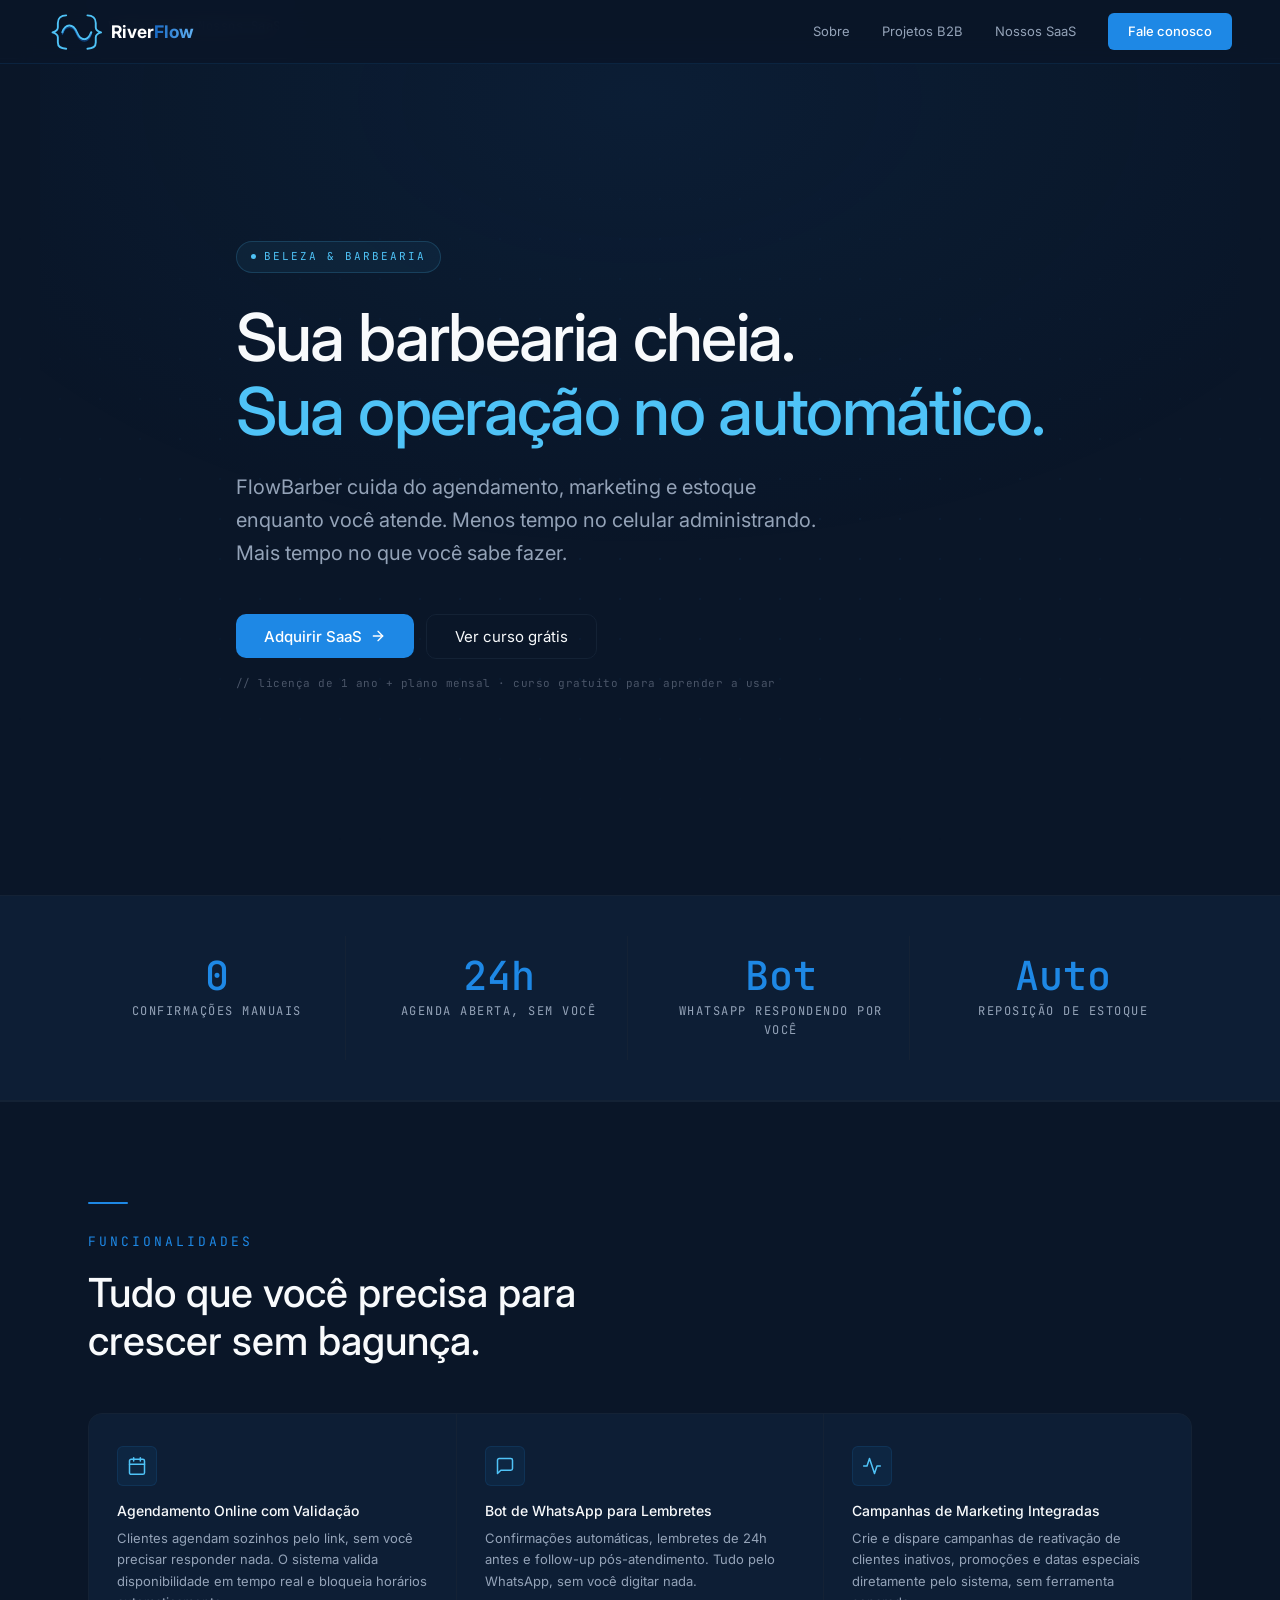
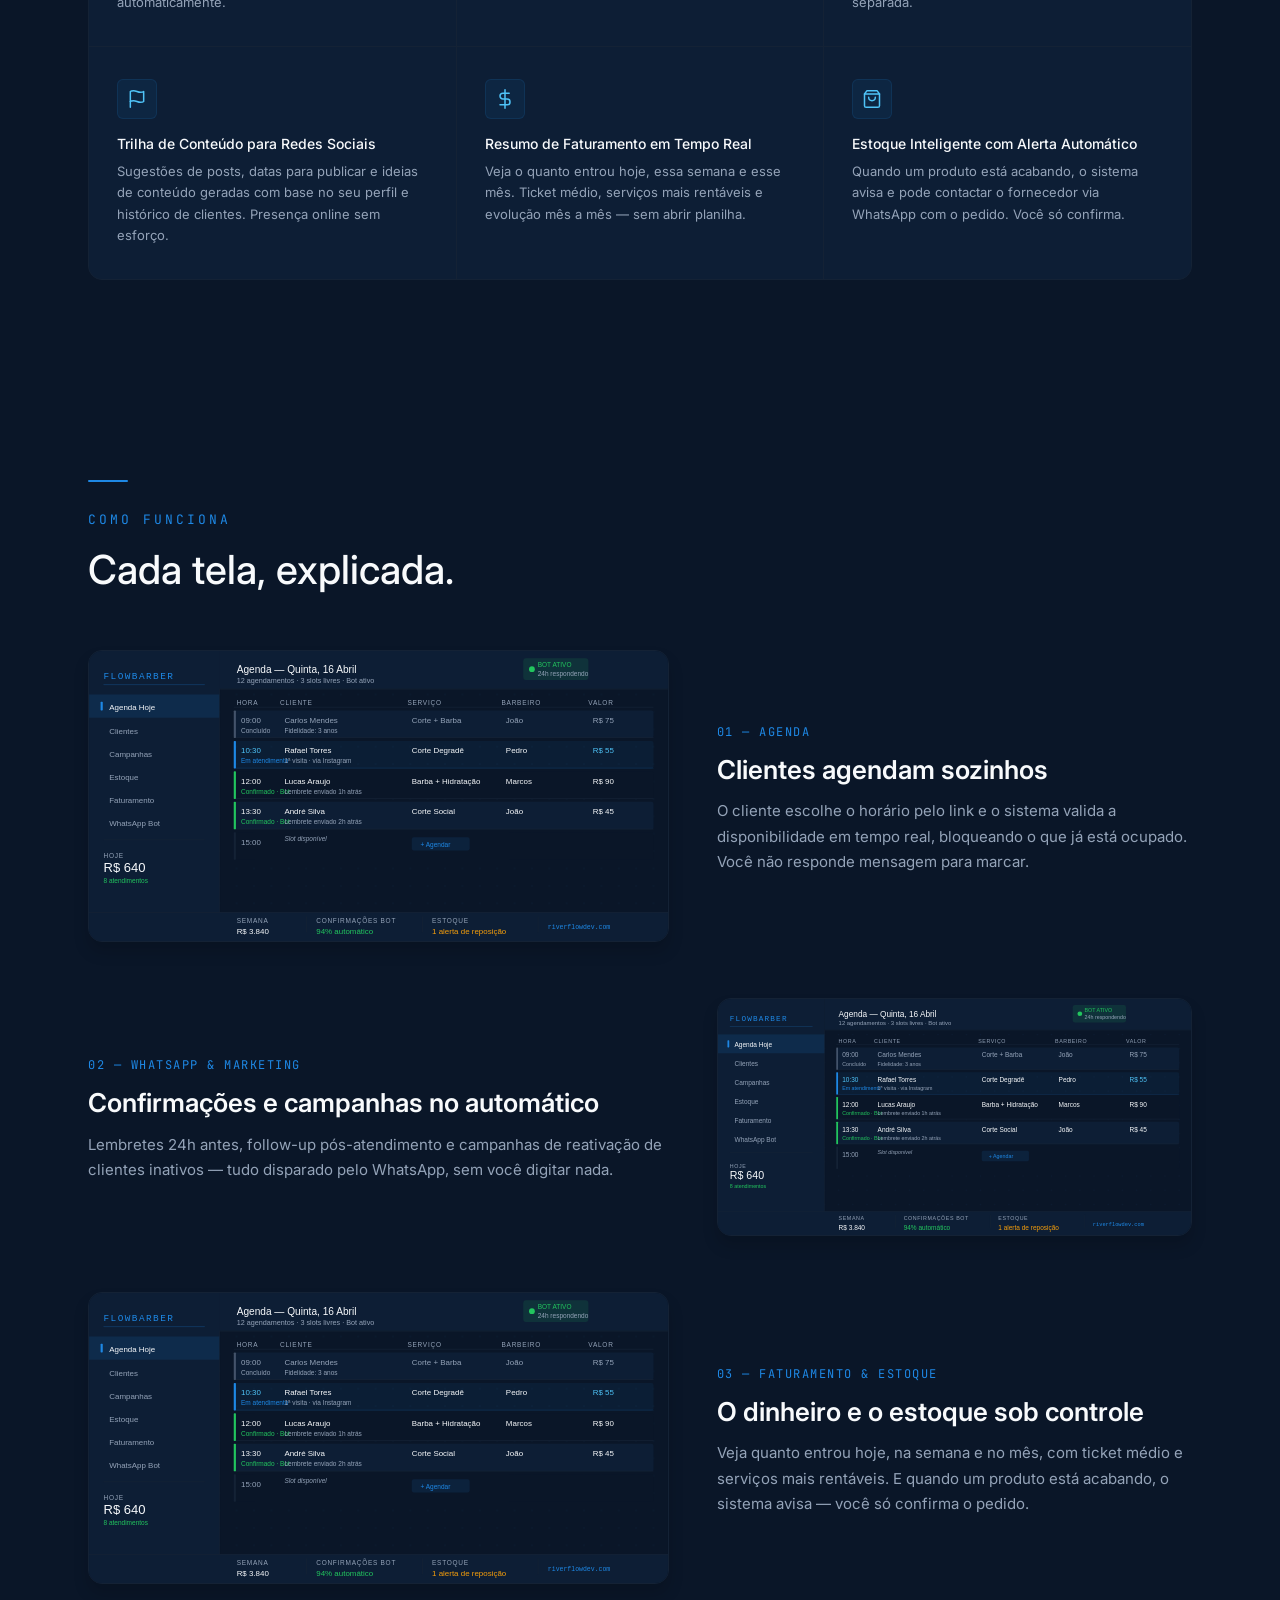
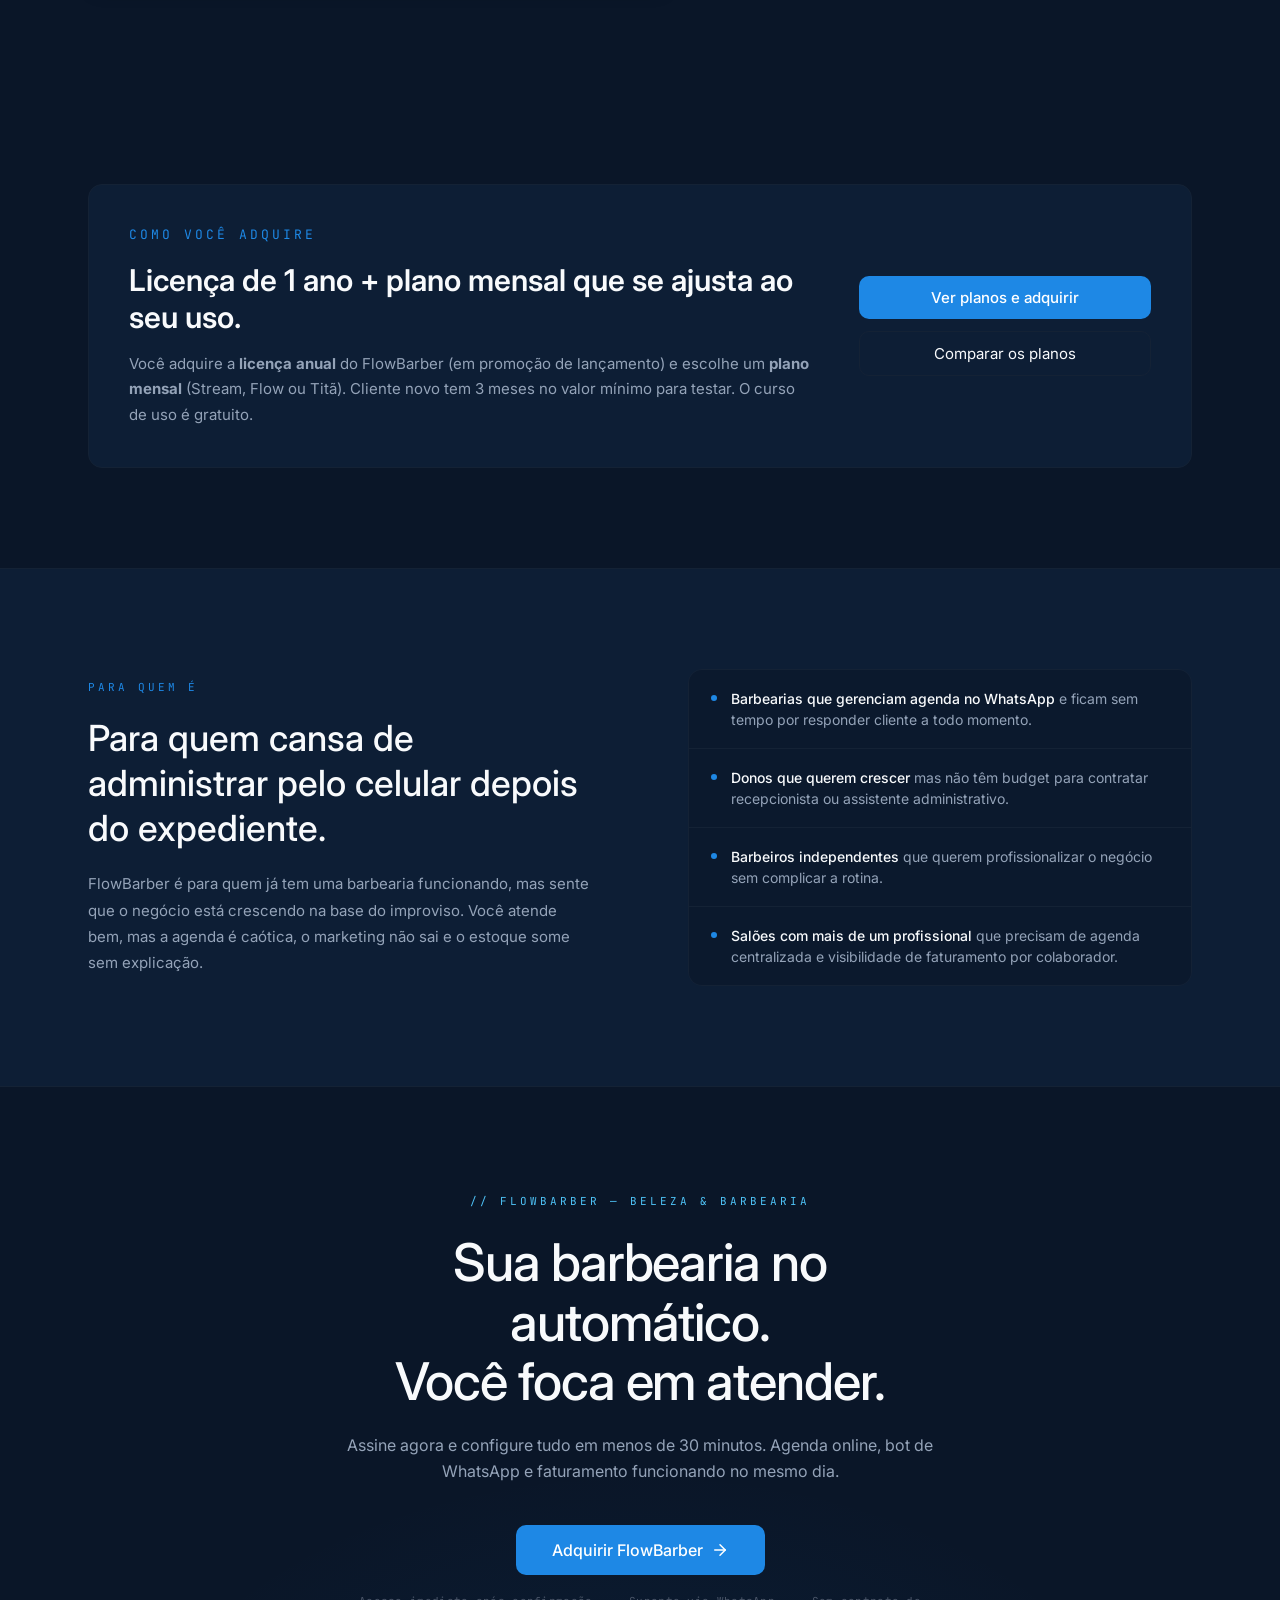
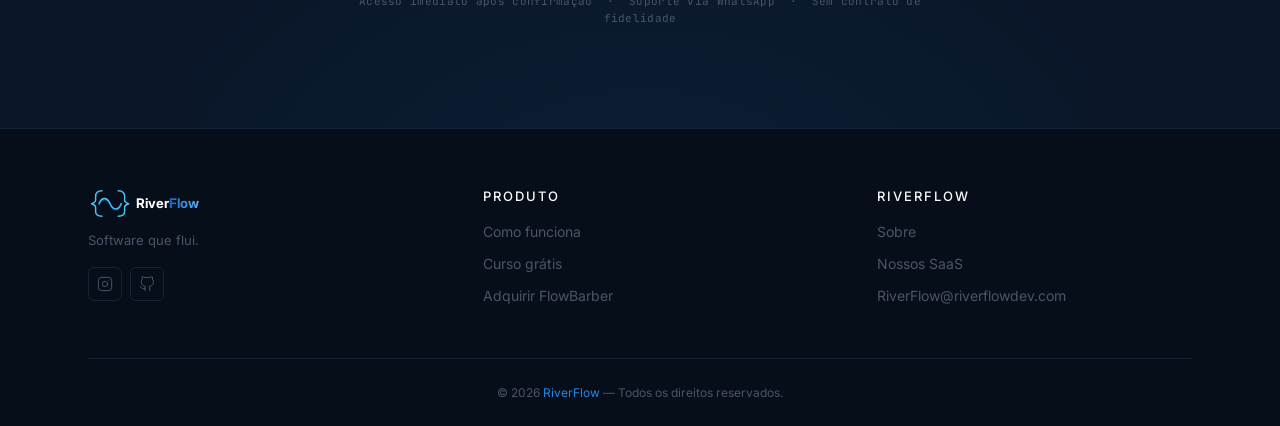
<file: saas/flowbarber.html>
<!DOCTYPE html>
<html lang="pt-BR">
<head>
  <meta charset="UTF-8">
  <meta name="viewport" content="width=device-width, initial-scale=1.0">
  <meta name="description" content="FlowBarber é o sistema completo para barbearias. Agendamento automático, bot de WhatsApp, marketing integrado e controle de estoque — tudo sem contratar mais ninguém.">
  <meta name="author" content="RiverFlow">
  <meta name="robots" content="index, follow">
  <link rel="canonical" href="https://riverflowdev.com/saas/flowbarber">

  <!-- Open Graph -->
  <meta property="og:title" content="FlowBarber — Sua barbearia cheia. Sua operação no automático.">
  <meta property="og:description" content="Agendamento automático, bot de WhatsApp, controle de estoque e marketing integrado. Tudo funcionando enquanto você atende — sem contratar mais ninguém.">
  <meta property="og:image" content="https://riverflowdev.com/assets/saas/flowbarber-og.png">
  <meta property="og:url" content="https://riverflowdev.com/saas/flowbarber">
  <meta property="og:type" content="website">
  <meta name="twitter:card" content="summary_large_image">
  <meta name="twitter:title" content="FlowBarber — Sua barbearia cheia. Sua operação no automático.">
  <meta name="twitter:description" content="Agendamento, bot de WhatsApp e estoque inteligente para barbearias que querem crescer sem contratar mais ninguém.">

  <!-- Fonts -->
  <link rel="preconnect" href="https://fonts.googleapis.com">
  <link rel="preconnect" href="https://fonts.gstatic.com" crossorigin>
  <link href="https://fonts.googleapis.com/css2?family=Inter:wght@300;400;500;600&family=JetBrains+Mono:wght@400;500&display=swap" rel="stylesheet">

  <!-- Shared CSS -->
  <link rel="stylesheet" href="../css/variables.css">
  <link rel="stylesheet" href="../css/reset.css">
  <link rel="stylesheet" href="../css/layout.css">
  <link rel="stylesheet" href="../css/navbar.css">
  <link rel="stylesheet" href="../css/footer.css">
  <link rel="stylesheet" href="../css/animations.css">
  <link rel="stylesheet" href="saas-page.css">

  <title>FlowBarber — Sua barbearia cheia. Sua operação no automático. | RiverFlow</title>
</head>
<body>

  <!-- Navigation -->
  <header>
    <nav class="navbar">
      <a href="../index.html" class="navbar__logo" aria-label="RiverFlow — Voltar ao início">
        <svg width="188" height="38" viewBox="0 0 248 50" fill="none" xmlns="http://www.w3.org/2000/svg">
          <defs>
            <linearGradient id="nb-fg" x1="138" y1="0" x2="195" y2="0" gradientUnits="userSpaceOnUse">
              <stop offset="0%" stop-color="#1565C0"/>
              <stop offset="100%" stop-color="#64B5F6"/>
            </linearGradient>
          </defs>
          <path d="M24 3 C17 3 13 7 13 13 L13 19 C13 23 9 24.5 6 25.5 C9 26.5 13 28 13 32 L13 39 C13 44.5 17 47 24 47" stroke="#4FC3F7" stroke-width="2.5" stroke-linecap="round" stroke-linejoin="round"/>
          <path d="M52 3 C59 3 63 7 63 13 L63 19 C63 23 67 24.5 70 25.5 C67 26.5 63 28 63 32 L63 39 C63 44.5 59 47 52 47" stroke="#4FC3F7" stroke-width="2.5" stroke-linecap="round" stroke-linejoin="round"/>
          <path d="M19 25.5 C23 13.5 33 13.5 38 25.5 C43 37.5 53 37.5 57 25.5" stroke="#4FC3F7" stroke-width="2.8" stroke-linecap="round"/>
          <path d="M19 28 C23 16 33 16 38 28 C43 40 53 40 57 28" stroke="#1565C0" stroke-width="1.7" stroke-linecap="round" opacity="0.55"/>
          <text x="83" y="33" font-family="Inter,-apple-system,BlinkMacSystemFont,'Segoe UI',Roboto,sans-serif" font-weight="700" font-size="23">
            <tspan fill="#FFFFFF">River</tspan><tspan fill="url(#nb-fg)">Flow</tspan>
          </text>
        </svg>
      </a>

      <div class="navbar__links">
        <a href="../index.html#sobre" class="navbar__link">Sobre</a>
        <a href="../index.html#portfolio" class="navbar__link">Projetos B2B</a>
        <a href="../index.html#saas" class="navbar__link">Nossos SaaS</a>
        <a href="../index.html#contato" class="navbar__cta">Fale conosco</a>
      </div>

      <button class="hamburger" data-hamburger aria-label="Abrir menu" aria-expanded="false">
        <span></span>
        <span></span>
        <span></span>
      </button>
    </nav>
  </header>

  <main>

    <!-- Breadcrumb -->
    <div class="product-breadcrumb">
      <div class="container">
        <a href="../index.html#saas">
          <svg width="14" height="14" viewBox="0 0 24 24" fill="none" stroke="currentColor" stroke-width="2" stroke-linecap="round" stroke-linejoin="round"><polyline points="15 18 9 12 15 6"/></svg>
          Voltar para Nossos SaaS
        </a>
      </div>
    </div>

    <!-- Hero -->
    <section class="product-hero">
      <div class="container">
        <div class="product-hero__inner">

          <div class="product-badge reveal">
            <span class="product-badge__dot"></span>
            Beleza &amp; Barbearia
          </div>

          <h1 class="product-hero__headline reveal reveal-delay-1">
            Sua barbearia cheia.<br>
            <span>Sua operação no automático.</span>
          </h1>

          <p class="product-hero__tagline reveal reveal-delay-2">
            FlowBarber cuida do agendamento, marketing e estoque enquanto você atende.
            Menos tempo no celular administrando. Mais tempo no que você sabe fazer.
          </p>

          <div class="product-hero__actions reveal reveal-delay-3">
            <a href="/saas/checkout?produto=flowbarber" class="btn-primary-lg" aria-label="Adquirir FlowBarber">
              Adquirir SaaS
              <svg width="16" height="16" viewBox="0 0 24 24" fill="none" stroke="currentColor" stroke-width="2" stroke-linecap="round" stroke-linejoin="round"><line x1="5" y1="12" x2="19" y2="12"/><polyline points="12 5 19 12 12 19"/></svg>
            </a>
            <a href="/cursos" class="btn-secondary-lg">
              Ver curso grátis
            </a>
          </div>

          <p class="product-hero__note reveal reveal-delay-4">// licença de 1 ano + plano mensal · curso gratuito para aprender a usar</p>

        </div>
      </div>
    </section>

    <!-- Stats Bar -->
    <div class="stats-bar">
      <div class="container">
        <div class="stats-inner">
          <div class="stat-item reveal">
            <div class="stat-item__value"><span>0</span></div>
            <div class="stat-item__label">Confirmações manuais</div>
          </div>
          <div class="stat-item reveal reveal-delay-1">
            <div class="stat-item__value"><span>24h</span></div>
            <div class="stat-item__label">Agenda aberta, sem você</div>
          </div>
          <div class="stat-item reveal reveal-delay-2">
            <div class="stat-item__value"><span>Bot</span></div>
            <div class="stat-item__label">WhatsApp respondendo por você</div>
          </div>
          <div class="stat-item reveal reveal-delay-3">
            <div class="stat-item__value"><span>Auto</span></div>
            <div class="stat-item__label">Reposição de estoque</div>
          </div>
        </div>
      </div>
    </div>

    <!-- Features -->
    <section class="section features-section">
      <div class="container">

        <div class="features-header reveal">
          <span class="section-line"></span>
          <div class="section-label">Funcionalidades</div>
          <h2 class="section-title">Tudo que você precisa para<br>crescer sem bagunça.</h2>
        </div>

        <div class="features-grid">

          <div class="feature-item reveal">
            <div class="feature-icon">
              <svg width="20" height="20" viewBox="0 0 24 24" fill="none" stroke="currentColor" stroke-width="1.8" stroke-linecap="round" stroke-linejoin="round">
                <rect x="3" y="4" width="18" height="18" rx="2" ry="2"/>
                <line x1="16" y1="2" x2="16" y2="6"/><line x1="8" y1="2" x2="8" y2="6"/>
                <line x1="3" y1="10" x2="21" y2="10"/>
              </svg>
            </div>
            <div class="feature-item__title">Agendamento Online com Validação</div>
            <div class="feature-item__desc">Clientes agendam sozinhos pelo link, sem você precisar responder nada. O sistema valida disponibilidade em tempo real e bloqueia horários automaticamente.</div>
          </div>

          <div class="feature-item reveal reveal-delay-1">
            <div class="feature-icon">
              <svg width="20" height="20" viewBox="0 0 24 24" fill="none" stroke="currentColor" stroke-width="1.8" stroke-linecap="round" stroke-linejoin="round">
                <path d="M21 15a2 2 0 0 1-2 2H7l-4 4V5a2 2 0 0 1 2-2h14a2 2 0 0 1 2 2z"/>
              </svg>
            </div>
            <div class="feature-item__title">Bot de WhatsApp para Lembretes</div>
            <div class="feature-item__desc">Confirmações automáticas, lembretes de 24h antes e follow-up pós-atendimento. Tudo pelo WhatsApp, sem você digitar nada.</div>
          </div>

          <div class="feature-item reveal reveal-delay-2">
            <div class="feature-icon">
              <svg width="20" height="20" viewBox="0 0 24 24" fill="none" stroke="currentColor" stroke-width="1.8" stroke-linecap="round" stroke-linejoin="round">
                <path d="M22 12h-4l-3 9L9 3l-3 9H2"/>
              </svg>
            </div>
            <div class="feature-item__title">Campanhas de Marketing Integradas</div>
            <div class="feature-item__desc">Crie e dispare campanhas de reativação de clientes inativos, promoções e datas especiais diretamente pelo sistema, sem ferramenta separada.</div>
          </div>

          <div class="feature-item reveal">
            <div class="feature-icon">
              <svg width="20" height="20" viewBox="0 0 24 24" fill="none" stroke="currentColor" stroke-width="1.8" stroke-linecap="round" stroke-linejoin="round">
                <path d="M4 15s1-1 4-1 5 2 8 2 4-1 4-1V3s-1 1-4 1-5-2-8-2-4 1-4 1z"/>
                <line x1="4" y1="22" x2="4" y2="15"/>
              </svg>
            </div>
            <div class="feature-item__title">Trilha de Conteúdo para Redes Sociais</div>
            <div class="feature-item__desc">Sugestões de posts, datas para publicar e ideias de conteúdo geradas com base no seu perfil e histórico de clientes. Presença online sem esforço.</div>
          </div>

          <div class="feature-item reveal reveal-delay-1">
            <div class="feature-icon">
              <svg width="20" height="20" viewBox="0 0 24 24" fill="none" stroke="currentColor" stroke-width="1.8" stroke-linecap="round" stroke-linejoin="round">
                <line x1="12" y1="1" x2="12" y2="23"/>
                <path d="M17 5H9.5a3.5 3.5 0 0 0 0 7h5a3.5 3.5 0 0 1 0 7H6"/>
              </svg>
            </div>
            <div class="feature-item__title">Resumo de Faturamento em Tempo Real</div>
            <div class="feature-item__desc">Veja o quanto entrou hoje, essa semana e esse mês. Ticket médio, serviços mais rentáveis e evolução mês a mês — sem abrir planilha.</div>
          </div>

          <div class="feature-item reveal reveal-delay-2">
            <div class="feature-icon">
              <svg width="20" height="20" viewBox="0 0 24 24" fill="none" stroke="currentColor" stroke-width="1.8" stroke-linecap="round" stroke-linejoin="round">
                <path d="M6 2L3 6v14a2 2 0 0 0 2 2h14a2 2 0 0 0 2-2V6l-3-4z"/>
                <line x1="3" y1="6" x2="21" y2="6"/>
                <path d="M16 10a4 4 0 0 1-8 0"/>
              </svg>
            </div>
            <div class="feature-item__title">Estoque Inteligente com Alerta Automático</div>
            <div class="feature-item__desc">Quando um produto está acabando, o sistema avisa e pode contactar o fornecedor via WhatsApp com o pedido. Você só confirma.</div>
          </div>

        </div>
      </div>
    </section>

    <!-- Como funciona (telas do sistema) -->
    <section class="section screens-section" id="como-funciona">
      <div class="container">
        <div class="features-header reveal">
          <span class="section-line"></span>
          <div class="section-label">Como funciona</div>
          <h2 class="section-title">Cada tela, explicada.</h2>
        </div>

        <!-- TODO(P6): trocar assets/saas/flowbarber-preview.svg pelos screenshots reais em assets/saas/flowbarber/ -->
        <div class="screen-row reveal">
          <div class="screen-figure">
            <img src="../assets/saas/flowbarber-preview.svg" alt="FlowBarber — Agenda online com horários validados" loading="lazy" width="800" height="400">
          </div>
          <div class="screen-content">
            <span class="screen-content__num">01 — Agenda</span>
            <h3>Clientes agendam sozinhos</h3>
            <p>O cliente escolhe o horário pelo link e o sistema valida a disponibilidade em tempo real, bloqueando o que já está ocupado. Você não responde mensagem para marcar.</p>
          </div>
        </div>

        <div class="screen-row screen-row--reverse reveal">
          <div class="screen-figure">
            <img src="../assets/saas/flowbarber-preview.svg" alt="FlowBarber — Bot de WhatsApp com lembretes e campanhas" loading="lazy" width="800" height="400">
          </div>
          <div class="screen-content">
            <span class="screen-content__num">02 — WhatsApp &amp; marketing</span>
            <h3>Confirmações e campanhas no automático</h3>
            <p>Lembretes 24h antes, follow-up pós-atendimento e campanhas de reativação de clientes inativos — tudo disparado pelo WhatsApp, sem você digitar nada.</p>
          </div>
        </div>

        <div class="screen-row reveal">
          <div class="screen-figure">
            <img src="../assets/saas/flowbarber-preview.svg" alt="FlowBarber — Faturamento e estoque em tempo real" loading="lazy" width="800" height="400">
          </div>
          <div class="screen-content">
            <span class="screen-content__num">03 — Faturamento &amp; estoque</span>
            <h3>O dinheiro e o estoque sob controle</h3>
            <p>Veja quanto entrou hoje, na semana e no mês, com ticket médio e serviços mais rentáveis. E quando um produto está acabando, o sistema avisa — você só confirma o pedido.</p>
          </div>
        </div>
      </div>
    </section>

    <!-- Planos (resumo) -->
    <section class="section plans-summary">
      <div class="container">
        <div class="plans-summary__card reveal">
          <div>
            <div class="section-label">Como você adquire</div>
            <h2 class="plans-summary__title">Licença de 1 ano + plano mensal que se ajusta ao seu uso.</h2>
            <p class="plans-summary__text">
              Você adquire a <strong>licença anual</strong> do FlowBarber (em promoção de lançamento) e escolhe um
              <strong>plano mensal</strong> (Stream, Flow ou Titã). Cliente novo tem 3 meses no valor mínimo para testar.
              O curso de uso é gratuito.
            </p>
          </div>
          <div class="plans-summary__actions">
            <a href="/saas/checkout?produto=flowbarber" class="btn-primary-lg">Ver planos e adquirir</a>
            <a href="../index.html#planos" class="btn-secondary-lg">Comparar os planos</a>
          </div>
        </div>
      </div>
    </section>

    <!-- Para Quem -->
    <section class="section for-whom">
      <div class="container">
        <div class="for-whom__inner">

          <div class="reveal">
            <div class="for-whom__label">Para quem é</div>
            <h2 class="for-whom__title">Para quem cansa de administrar pelo celular depois do expediente.</h2>
            <p class="for-whom__text">
              FlowBarber é para quem já tem uma barbearia funcionando, mas sente que o negócio
              está crescendo na base do improviso. Você atende bem, mas a agenda é caótica,
              o marketing não sai e o estoque some sem explicação.
            </p>
          </div>

          <div class="pain-points reveal reveal-delay-1">
            <div class="pain-point">
              <div class="pain-point__icon"></div>
              <p class="pain-point__text"><strong>Barbearias que gerenciam agenda no WhatsApp</strong> e ficam sem tempo por responder cliente a todo momento.</p>
            </div>
            <div class="pain-point">
              <div class="pain-point__icon"></div>
              <p class="pain-point__text"><strong>Donos que querem crescer</strong> mas não têm budget para contratar recepcionista ou assistente administrativo.</p>
            </div>
            <div class="pain-point">
              <div class="pain-point__icon"></div>
              <p class="pain-point__text"><strong>Barbeiros independentes</strong> que querem profissionalizar o negócio sem complicar a rotina.</p>
            </div>
            <div class="pain-point">
              <div class="pain-point__icon"></div>
              <p class="pain-point__text"><strong>Salões com mais de um profissional</strong> que precisam de agenda centralizada e visibilidade de faturamento por colaborador.</p>
            </div>
          </div>

        </div>
      </div>
    </section>

    <!-- CTA Final -->
    <section class="section cta-final">
      <div class="container">
        <div class="cta-final__inner">

          <span class="cta-final__eyebrow reveal">// FlowBarber — Beleza &amp; Barbearia</span>

          <h2 class="cta-final__title reveal reveal-delay-1">
            Sua barbearia no automático.<br>Você foca em atender.
          </h2>

          <p class="cta-final__sub reveal reveal-delay-2">
            Assine agora e configure tudo em menos de 30 minutos.
            Agenda online, bot de WhatsApp e faturamento funcionando no mesmo dia.
          </p>

          <div class="reveal reveal-delay-3">
            <a href="/saas/checkout?produto=flowbarber" class="btn-primary-lg" style="font-size:16px; padding: 16px 36px;" aria-label="Adquirir FlowBarber agora">
              Adquirir FlowBarber
              <svg width="18" height="18" viewBox="0 0 24 24" fill="none" stroke="currentColor" stroke-width="2" stroke-linecap="round" stroke-linejoin="round"><line x1="5" y1="12" x2="19" y2="12"/><polyline points="12 5 19 12 12 19"/></svg>
            </a>
          </div>

          <p class="cta-final__disclaimer reveal reveal-delay-4">
            Acesso imediato após confirmação &nbsp;·&nbsp; Suporte via WhatsApp &nbsp;·&nbsp; Sem contrato de fidelidade
          </p>

        </div>
      </div>
    </section>

  </main>

  <!-- Footer -->
  <footer class="footer">
    <div class="container">
      <div class="footer__grid">
        <div class="footer__brand">
          <div class="footer__logo">
            <svg width="144" height="29" viewBox="0 0 248 50" fill="none" xmlns="http://www.w3.org/2000/svg" aria-label="RiverFlow">
              <defs>
                <linearGradient id="ft-fg" x1="138" y1="0" x2="195" y2="0" gradientUnits="userSpaceOnUse">
                  <stop offset="0%" stop-color="#1565C0"/>
                  <stop offset="100%" stop-color="#64B5F6"/>
                </linearGradient>
              </defs>
              <path d="M24 3 C17 3 13 7 13 13 L13 19 C13 23 9 24.5 6 25.5 C9 26.5 13 28 13 32 L13 39 C13 44.5 17 47 24 47" stroke="#4FC3F7" stroke-width="2.5" stroke-linecap="round" stroke-linejoin="round"/>
              <path d="M52 3 C59 3 63 7 63 13 L63 19 C63 23 67 24.5 70 25.5 C67 26.5 63 28 63 32 L63 39 C63 44.5 59 47 52 47" stroke="#4FC3F7" stroke-width="2.5" stroke-linecap="round" stroke-linejoin="round"/>
              <path d="M19 25.5 C23 13.5 33 13.5 38 25.5 C43 37.5 53 37.5 57 25.5" stroke="#4FC3F7" stroke-width="2.8" stroke-linecap="round"/>
              <path d="M19 28 C23 16 33 16 38 28 C43 40 53 40 57 28" stroke="#1565C0" stroke-width="1.7" stroke-linecap="round" opacity="0.55"/>
              <text x="83" y="33" font-family="Inter,-apple-system,BlinkMacSystemFont,'Segoe UI',Roboto,sans-serif" font-weight="700" font-size="23">
                <tspan fill="#FFFFFF">River</tspan><tspan fill="url(#ft-fg)">Flow</tspan>
              </text>
            </svg>
          </div>
          <p class="footer__tagline">Software que flui.</p>
          <div class="footer__social">
            <a href="https://instagram.com/riverflow.dev" target="_blank" rel="noopener noreferrer" class="social-btn" aria-label="Instagram">
              <svg width="16" height="16" viewBox="0 0 24 24" fill="none" stroke="currentColor" stroke-width="1.5" stroke-linecap="round" stroke-linejoin="round"><rect x="2" y="2" width="20" height="20" rx="5" ry="5"/><path d="M16 11.37A4 4 0 1 1 12.63 8 4 4 0 0 1 16 11.37z"/><line x1="17.5" y1="6.5" x2="17.51" y2="6.5"/></svg>
            </a>
            <a href="https://github.com/riverflow-dev" target="_blank" rel="noopener noreferrer" class="social-btn" aria-label="GitHub">
              <svg width="16" height="16" viewBox="0 0 24 24" fill="none" stroke="currentColor" stroke-width="1.5" stroke-linecap="round" stroke-linejoin="round"><path d="M9 19c-5 1.5-5-2.5-7-3m14 6v-3.87a3.37 3.37 0 0 0-.94-2.61c3.14-.35 6.44-1.54 6.44-7A5.44 5.44 0 0 0 20 4.77 5.07 5.07 0 0 0 19.91 1S18.73.65 16 2.48a13.38 13.38 0 0 0-7 0C6.27.65 5.09 1 5.09 1A5.07 5.07 0 0 0 5 4.77a5.44 5.44 0 0 0-1.5 3.78c0 5.42 3.3 6.61 6.44 7A3.37 3.37 0 0 0 9 18.13V22"/></svg>
            </a>
          </div>
        </div>

        <div class="footer__section">
          <h4 class="footer__nav-title">Produto</h4>
          <a href="#como-funciona" class="footer__link">Como funciona</a>
          <a href="/cursos" class="footer__link">Curso grátis</a>
          <a href="/saas/checkout?produto=flowbarber" class="footer__link">Adquirir FlowBarber</a>
        </div>

        <div class="footer__section">
          <h4 class="footer__nav-title">RiverFlow</h4>
          <a href="../index.html#sobre" class="footer__link">Sobre</a>
          <a href="../index.html#saas" class="footer__link">Nossos SaaS</a>
          <a href="mailto:RiverFlow@riverflowdev.com" class="footer__link">RiverFlow@riverflowdev.com</a>
        </div>
      </div>

      <div class="footer__bar">
        <p class="footer__copyright">&copy; 2026 <span>RiverFlow</span> &mdash; Todos os direitos reservados.</p>
      </div>
    </div>
  </footer>

  <!-- JS -->
  <script defer src="../js/navbar.js"></script>
  <script defer src="../js/animations.js"></script>

</body>
</html>
</file>
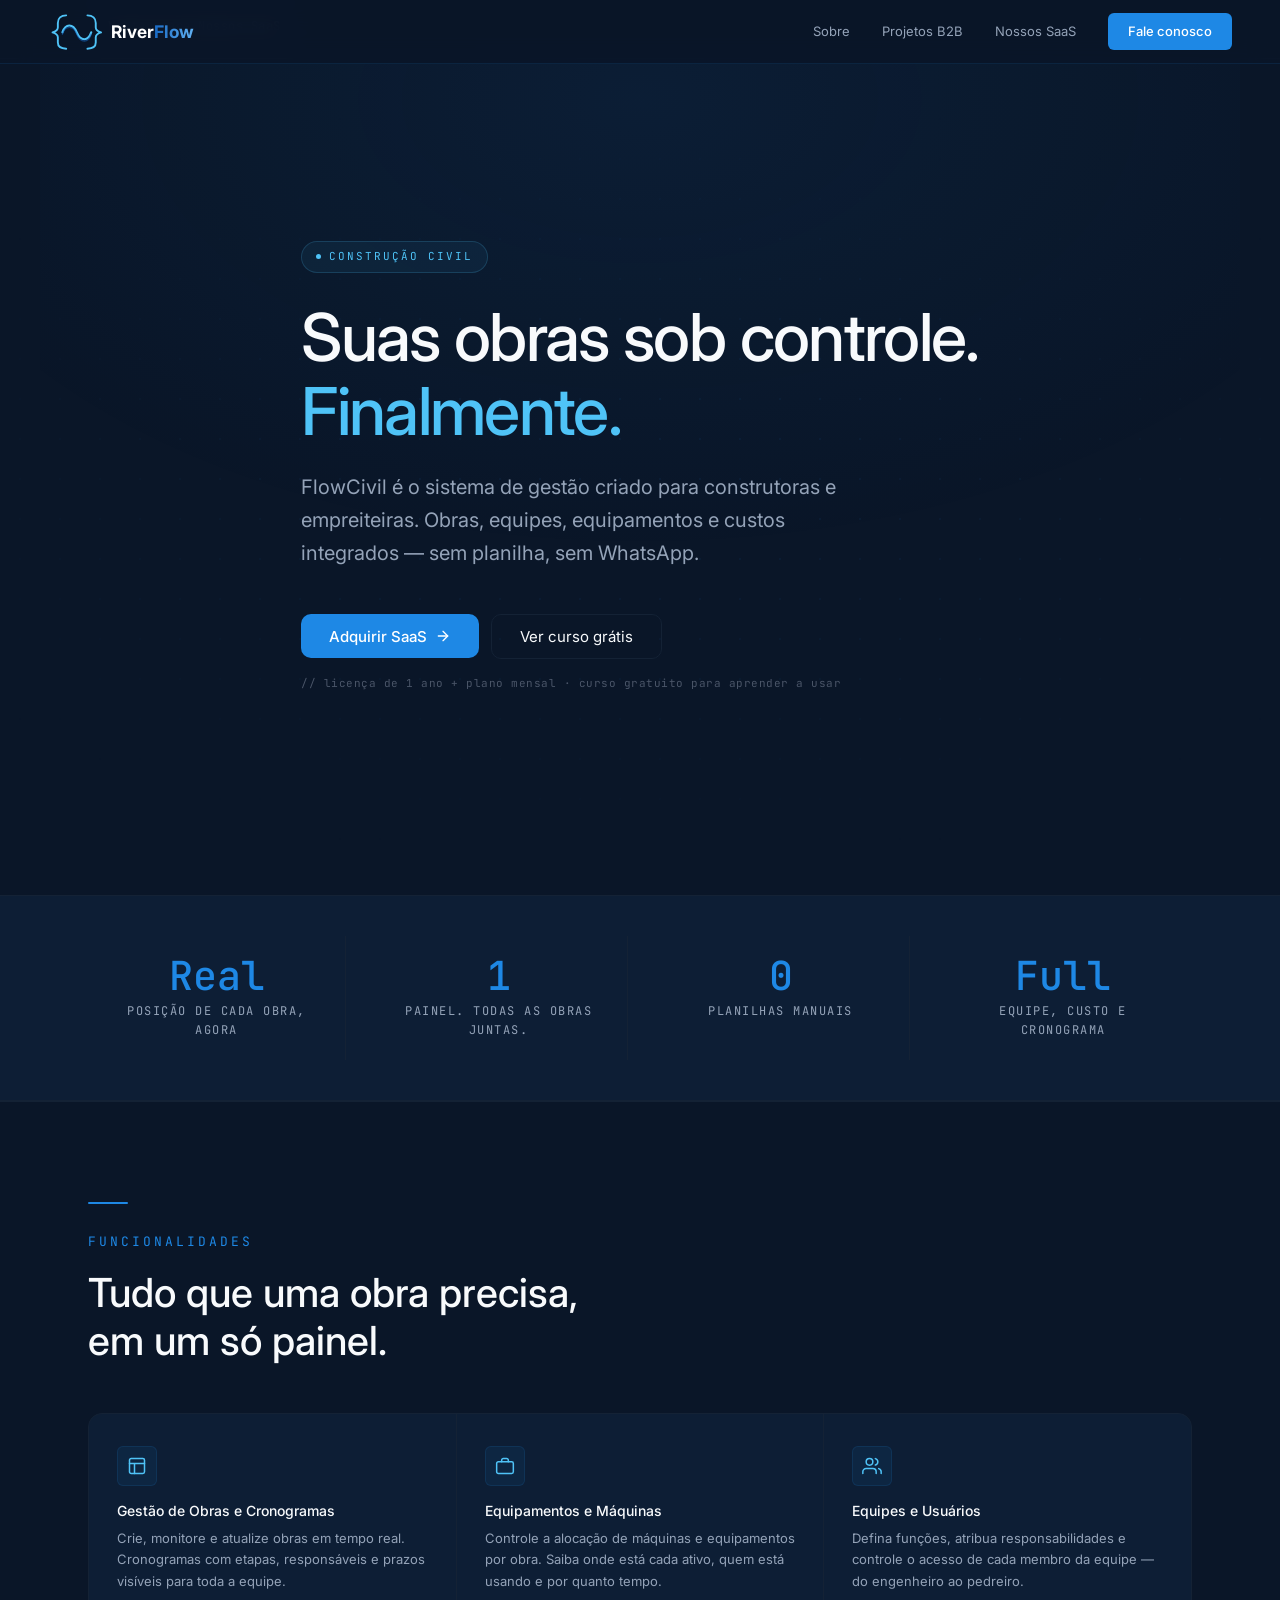
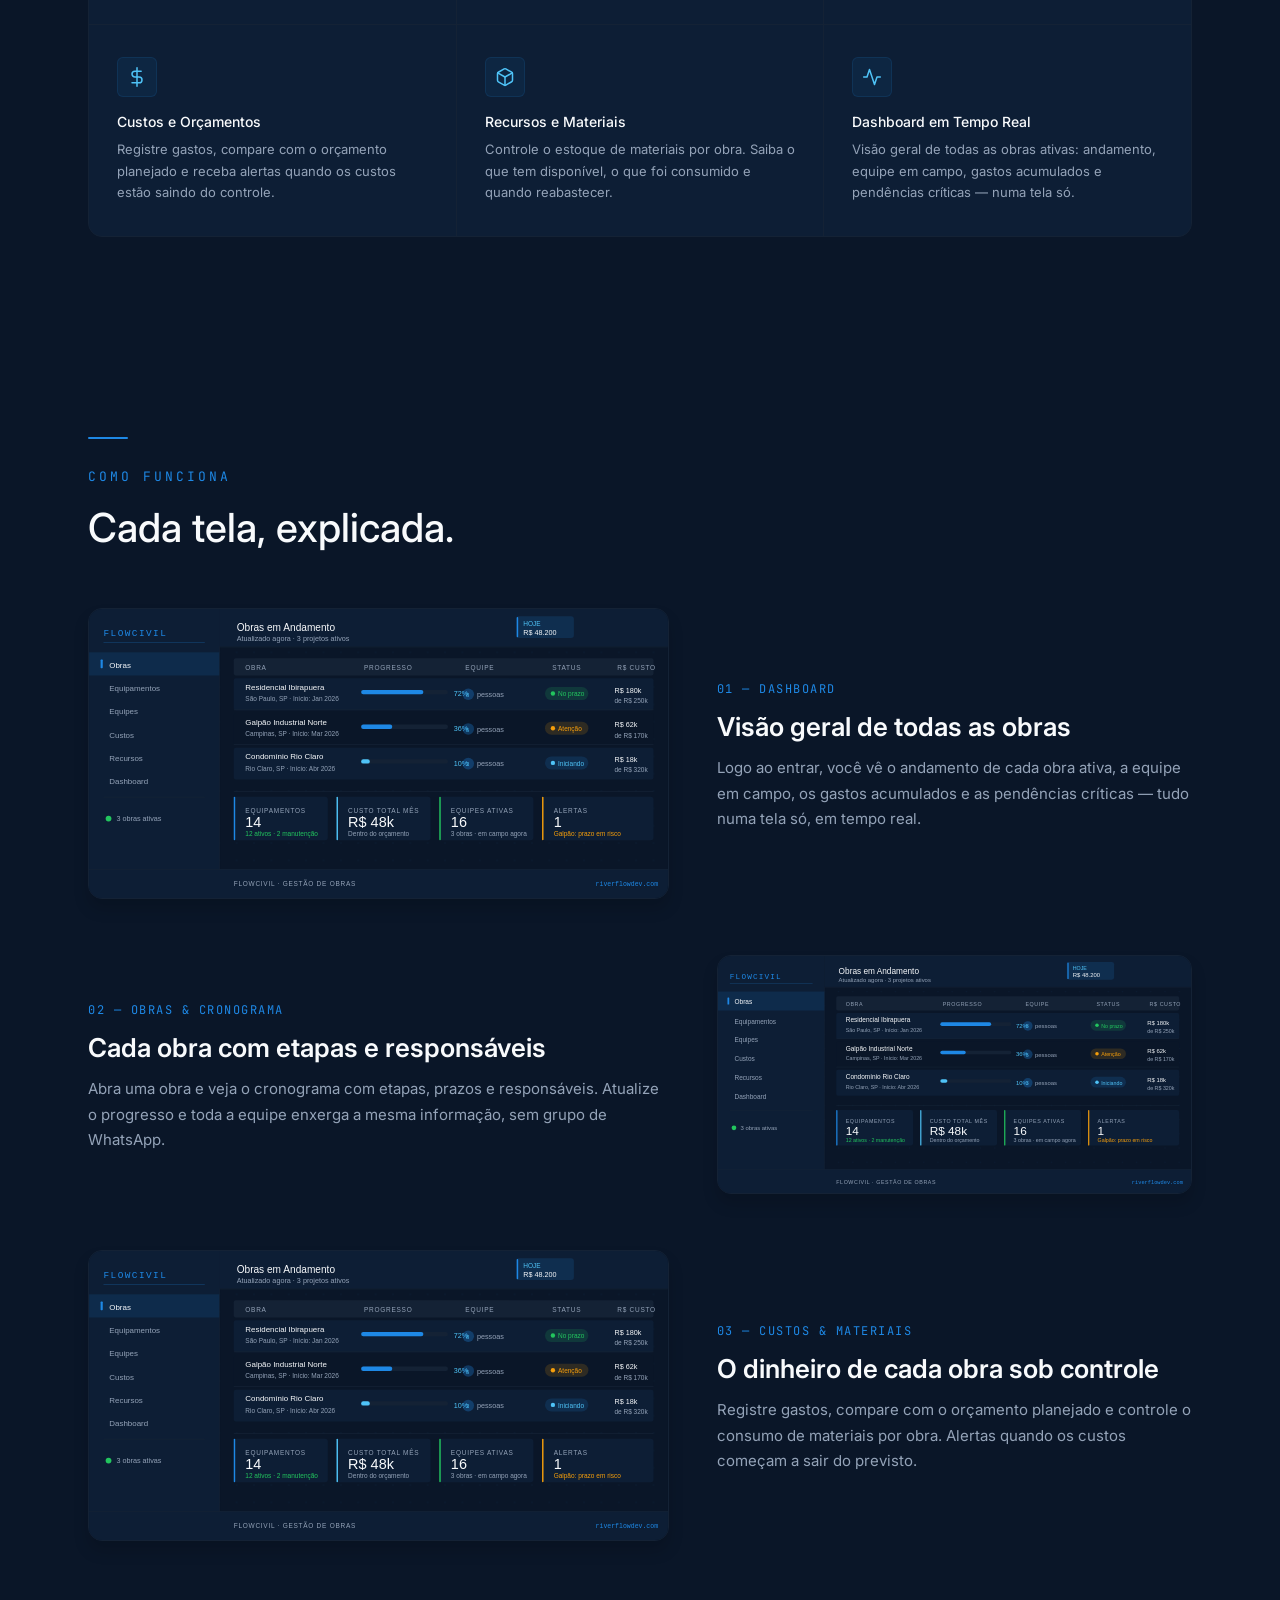
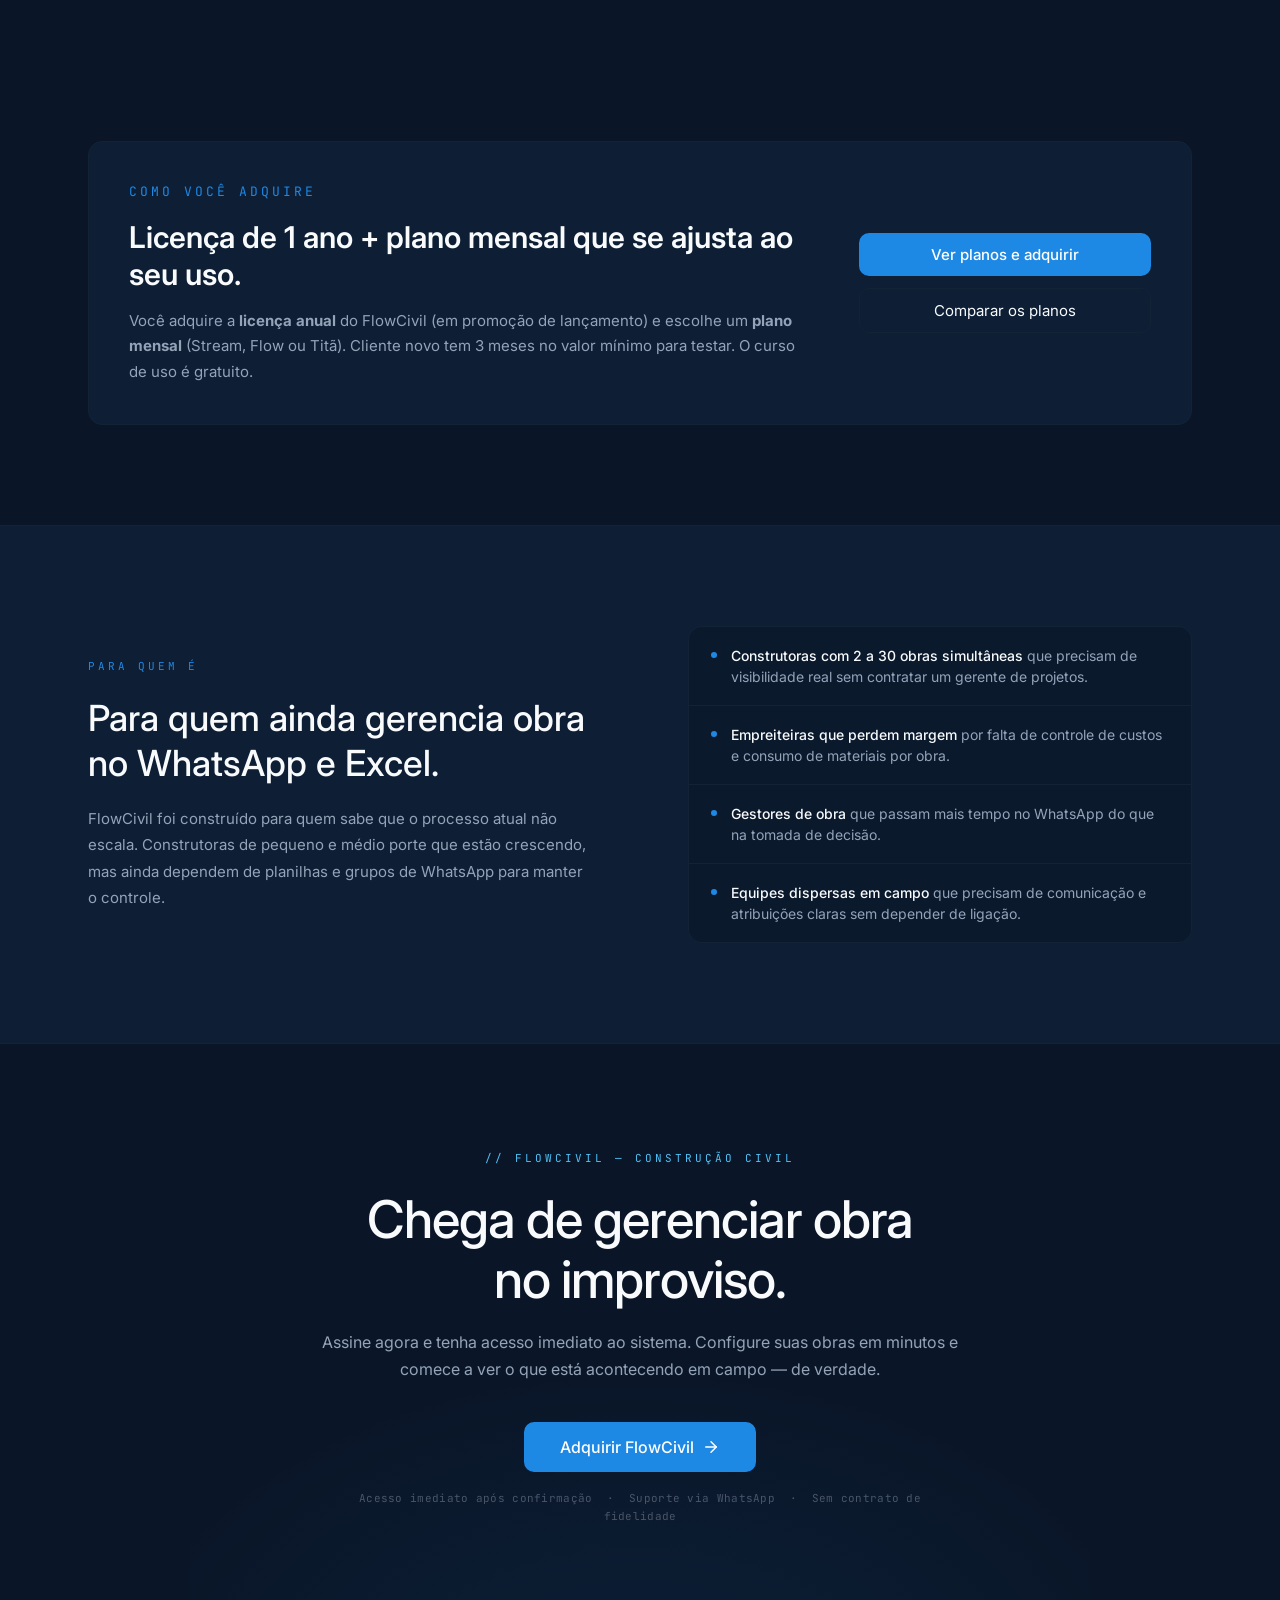
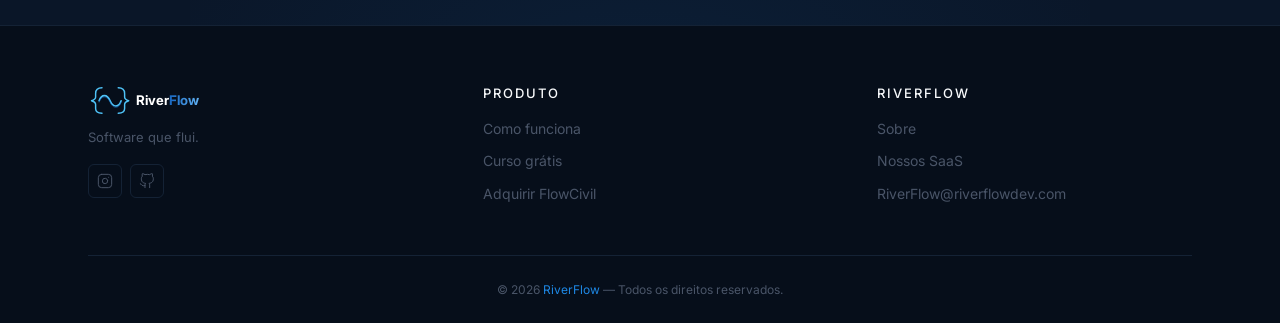
<file: saas/flowcivil.html>
<!DOCTYPE html>
<html lang="pt-BR">
<head>
  <meta charset="UTF-8">
  <meta name="viewport" content="width=device-width, initial-scale=1.0">
  <meta name="description" content="FlowCivil é o sistema de gestão para construtoras e empreiteiras. Obras, equipes, equipamentos e custos integrados — sem planilha, sem grupo de WhatsApp.">
  <meta name="author" content="RiverFlow">
  <meta name="robots" content="index, follow">
  <link rel="canonical" href="https://riverflowdev.com/saas/flowcivil">

  <!-- Open Graph -->
  <meta property="og:title" content="FlowCivil — Suas obras sob controle. Finalmente.">
  <meta property="og:description" content="Sistema de gestão para construtoras e empreiteiras. Obras, equipes, equipamentos e custos integrados em tempo real. Sem planilha, sem grupo de WhatsApp.">
  <meta property="og:image" content="https://riverflowdev.com/assets/saas/flowcivil-og.png">
  <meta property="og:url" content="https://riverflowdev.com/saas/flowcivil">
  <meta property="og:type" content="website">
  <meta name="twitter:card" content="summary_large_image">
  <meta name="twitter:title" content="FlowCivil — Suas obras sob controle. Finalmente.">
  <meta name="twitter:description" content="Sistema de gestão para construtoras e empreiteiras. Obras, equipes, custos e cronogramas num só painel.">

  <!-- Fonts -->
  <link rel="preconnect" href="https://fonts.googleapis.com">
  <link rel="preconnect" href="https://fonts.gstatic.com" crossorigin>
  <link href="https://fonts.googleapis.com/css2?family=Inter:wght@300;400;500;600&family=JetBrains+Mono:wght@400;500&display=swap" rel="stylesheet">

  <!-- Shared CSS -->
  <link rel="stylesheet" href="../css/variables.css">
  <link rel="stylesheet" href="../css/reset.css">
  <link rel="stylesheet" href="../css/layout.css">
  <link rel="stylesheet" href="../css/navbar.css">
  <link rel="stylesheet" href="../css/footer.css">
  <link rel="stylesheet" href="../css/animations.css">
  <link rel="stylesheet" href="saas-page.css">

  <title>FlowCivil — Suas obras sob controle. Finalmente. | RiverFlow</title>
</head>
<body>

  <!-- Navigation -->
  <header>
    <nav class="navbar">
      <a href="../index.html" class="navbar__logo" aria-label="RiverFlow — Voltar ao início">
        <svg width="188" height="38" viewBox="0 0 248 50" fill="none" xmlns="http://www.w3.org/2000/svg">
          <defs>
            <linearGradient id="nb-fg" x1="138" y1="0" x2="195" y2="0" gradientUnits="userSpaceOnUse">
              <stop offset="0%" stop-color="#1565C0"/>
              <stop offset="100%" stop-color="#64B5F6"/>
            </linearGradient>
          </defs>
          <path d="M24 3 C17 3 13 7 13 13 L13 19 C13 23 9 24.5 6 25.5 C9 26.5 13 28 13 32 L13 39 C13 44.5 17 47 24 47" stroke="#4FC3F7" stroke-width="2.5" stroke-linecap="round" stroke-linejoin="round"/>
          <path d="M52 3 C59 3 63 7 63 13 L63 19 C63 23 67 24.5 70 25.5 C67 26.5 63 28 63 32 L63 39 C63 44.5 59 47 52 47" stroke="#4FC3F7" stroke-width="2.5" stroke-linecap="round" stroke-linejoin="round"/>
          <path d="M19 25.5 C23 13.5 33 13.5 38 25.5 C43 37.5 53 37.5 57 25.5" stroke="#4FC3F7" stroke-width="2.8" stroke-linecap="round"/>
          <path d="M19 28 C23 16 33 16 38 28 C43 40 53 40 57 28" stroke="#1565C0" stroke-width="1.7" stroke-linecap="round" opacity="0.55"/>
          <text x="83" y="33" font-family="Inter,-apple-system,BlinkMacSystemFont,'Segoe UI',Roboto,sans-serif" font-weight="700" font-size="23">
            <tspan fill="#FFFFFF">River</tspan><tspan fill="url(#nb-fg)">Flow</tspan>
          </text>
        </svg>
      </a>

      <div class="navbar__links">
        <a href="../index.html#sobre" class="navbar__link">Sobre</a>
        <a href="../index.html#portfolio" class="navbar__link">Projetos B2B</a>
        <a href="../index.html#saas" class="navbar__link">Nossos SaaS</a>
        <a href="../index.html#contato" class="navbar__cta">Fale conosco</a>
      </div>

      <button class="hamburger" data-hamburger aria-label="Abrir menu" aria-expanded="false">
        <span></span>
        <span></span>
        <span></span>
      </button>
    </nav>
  </header>

  <main>

    <!-- Breadcrumb -->
    <div class="product-breadcrumb">
      <div class="container">
        <a href="../index.html#saas">
          <svg width="14" height="14" viewBox="0 0 24 24" fill="none" stroke="currentColor" stroke-width="2" stroke-linecap="round" stroke-linejoin="round"><polyline points="15 18 9 12 15 6"/></svg>
          Voltar para Nossos SaaS
        </a>
      </div>
    </div>

    <!-- Hero -->
    <section class="product-hero">
      <div class="container">
        <div class="product-hero__inner">

          <div class="product-badge reveal">
            <span class="product-badge__dot"></span>
            Construção Civil
          </div>

          <h1 class="product-hero__headline reveal reveal-delay-1">
            Suas obras sob controle.<br>
            <span>Finalmente.</span>
          </h1>

          <p class="product-hero__tagline reveal reveal-delay-2">
            FlowCivil é o sistema de gestão criado para construtoras e empreiteiras.
            Obras, equipes, equipamentos e custos integrados — sem planilha, sem WhatsApp.
          </p>

          <div class="product-hero__actions reveal reveal-delay-3">
            <a href="/saas/checkout?produto=flowcivil" class="btn-primary-lg" aria-label="Adquirir FlowCivil">
              Adquirir SaaS
              <svg width="16" height="16" viewBox="0 0 24 24" fill="none" stroke="currentColor" stroke-width="2" stroke-linecap="round" stroke-linejoin="round"><line x1="5" y1="12" x2="19" y2="12"/><polyline points="12 5 19 12 12 19"/></svg>
            </a>
            <a href="/cursos" class="btn-secondary-lg">
              Ver curso grátis
            </a>
          </div>

          <p class="product-hero__note reveal reveal-delay-4">// licença de 1 ano + plano mensal · curso gratuito para aprender a usar</p>

        </div>
      </div>
    </section>

    <!-- Stats Bar -->
    <div class="stats-bar">
      <div class="container">
        <div class="stats-inner">
          <div class="stat-item reveal">
            <div class="stat-item__value"><span>Real</span></div>
            <div class="stat-item__label">Posição de cada obra, agora</div>
          </div>
          <div class="stat-item reveal reveal-delay-1">
            <div class="stat-item__value"><span>1</span></div>
            <div class="stat-item__label">Painel. Todas as obras juntas.</div>
          </div>
          <div class="stat-item reveal reveal-delay-2">
            <div class="stat-item__value"><span>0</span></div>
            <div class="stat-item__label">Planilhas manuais</div>
          </div>
          <div class="stat-item reveal reveal-delay-3">
            <div class="stat-item__value"><span>Full</span></div>
            <div class="stat-item__label">Equipe, custo e cronograma</div>
          </div>
        </div>
      </div>
    </div>

    <!-- Features -->
    <section class="section features-section">
      <div class="container">

        <div class="features-header reveal">
          <span class="section-line"></span>
          <div class="section-label">Funcionalidades</div>
          <h2 class="section-title">Tudo que uma obra precisa,<br>em um só painel.</h2>
        </div>

        <div class="features-grid">

          <div class="feature-item reveal">
            <div class="feature-icon">
              <svg width="20" height="20" viewBox="0 0 24 24" fill="none" stroke="currentColor" stroke-width="1.8" stroke-linecap="round" stroke-linejoin="round">
                <rect x="3" y="3" width="18" height="18" rx="2"/>
                <path d="M3 9h18M9 21V9"/>
              </svg>
            </div>
            <div class="feature-item__title">Gestão de Obras e Cronogramas</div>
            <div class="feature-item__desc">Crie, monitore e atualize obras em tempo real. Cronogramas com etapas, responsáveis e prazos visíveis para toda a equipe.</div>
          </div>

          <div class="feature-item reveal reveal-delay-1">
            <div class="feature-icon">
              <svg width="20" height="20" viewBox="0 0 24 24" fill="none" stroke="currentColor" stroke-width="1.8" stroke-linecap="round" stroke-linejoin="round">
                <rect x="2" y="7" width="20" height="14" rx="2"/>
                <path d="M16 7V5a2 2 0 0 0-2-2h-4a2 2 0 0 0-2 2v2"/>
              </svg>
            </div>
            <div class="feature-item__title">Equipamentos e Máquinas</div>
            <div class="feature-item__desc">Controle a alocação de máquinas e equipamentos por obra. Saiba onde está cada ativo, quem está usando e por quanto tempo.</div>
          </div>

          <div class="feature-item reveal reveal-delay-2">
            <div class="feature-icon">
              <svg width="20" height="20" viewBox="0 0 24 24" fill="none" stroke="currentColor" stroke-width="1.8" stroke-linecap="round" stroke-linejoin="round">
                <path d="M17 21v-2a4 4 0 0 0-4-4H5a4 4 0 0 0-4 4v2"/>
                <circle cx="9" cy="7" r="4"/>
                <path d="M23 21v-2a4 4 0 0 0-3-3.87M16 3.13a4 4 0 0 1 0 7.75"/>
              </svg>
            </div>
            <div class="feature-item__title">Equipes e Usuários</div>
            <div class="feature-item__desc">Defina funções, atribua responsabilidades e controle o acesso de cada membro da equipe — do engenheiro ao pedreiro.</div>
          </div>

          <div class="feature-item reveal">
            <div class="feature-icon">
              <svg width="20" height="20" viewBox="0 0 24 24" fill="none" stroke="currentColor" stroke-width="1.8" stroke-linecap="round" stroke-linejoin="round">
                <line x1="12" y1="1" x2="12" y2="23"/>
                <path d="M17 5H9.5a3.5 3.5 0 0 0 0 7h5a3.5 3.5 0 0 1 0 7H6"/>
              </svg>
            </div>
            <div class="feature-item__title">Custos e Orçamentos</div>
            <div class="feature-item__desc">Registre gastos, compare com o orçamento planejado e receba alertas quando os custos estão saindo do controle.</div>
          </div>

          <div class="feature-item reveal reveal-delay-1">
            <div class="feature-icon">
              <svg width="20" height="20" viewBox="0 0 24 24" fill="none" stroke="currentColor" stroke-width="1.8" stroke-linecap="round" stroke-linejoin="round">
                <path d="M21 16V8a2 2 0 0 0-1-1.73l-7-4a2 2 0 0 0-2 0l-7 4A2 2 0 0 0 3 8v8a2 2 0 0 0 1 1.73l7 4a2 2 0 0 0 2 0l7-4A2 2 0 0 0 21 16z"/>
                <polyline points="3.27 6.96 12 12.01 20.73 6.96"/><line x1="12" y1="22.08" x2="12" y2="12"/>
              </svg>
            </div>
            <div class="feature-item__title">Recursos e Materiais</div>
            <div class="feature-item__desc">Controle o estoque de materiais por obra. Saiba o que tem disponível, o que foi consumido e quando reabastecer.</div>
          </div>

          <div class="feature-item reveal reveal-delay-2">
            <div class="feature-icon">
              <svg width="20" height="20" viewBox="0 0 24 24" fill="none" stroke="currentColor" stroke-width="1.8" stroke-linecap="round" stroke-linejoin="round">
                <polyline points="22 12 18 12 15 21 9 3 6 12 2 12"/>
              </svg>
            </div>
            <div class="feature-item__title">Dashboard em Tempo Real</div>
            <div class="feature-item__desc">Visão geral de todas as obras ativas: andamento, equipe em campo, gastos acumulados e pendências críticas — numa tela só.</div>
          </div>

        </div>
      </div>
    </section>

    <!-- Como funciona (telas do sistema) -->
    <section class="section screens-section" id="como-funciona">
      <div class="container">
        <div class="features-header reveal">
          <span class="section-line"></span>
          <div class="section-label">Como funciona</div>
          <h2 class="section-title">Cada tela, explicada.</h2>
        </div>

        <!-- TODO(P6): trocar assets/saas/flowcivil-preview.svg pelos screenshots reais em assets/saas/flowcivil/ -->
        <div class="screen-row reveal">
          <div class="screen-figure">
            <img src="../assets/saas/flowcivil-preview.svg" alt="FlowCivil — Dashboard com todas as obras ativas" loading="lazy" width="800" height="400">
          </div>
          <div class="screen-content">
            <span class="screen-content__num">01 — Dashboard</span>
            <h3>Visão geral de todas as obras</h3>
            <p>Logo ao entrar, você vê o andamento de cada obra ativa, a equipe em campo, os gastos acumulados e as pendências críticas — tudo numa tela só, em tempo real.</p>
          </div>
        </div>

        <div class="screen-row screen-row--reverse reveal">
          <div class="screen-figure">
            <img src="../assets/saas/flowcivil-preview.svg" alt="FlowCivil — Tela de gestão de obra e cronograma" loading="lazy" width="800" height="400">
          </div>
          <div class="screen-content">
            <span class="screen-content__num">02 — Obras &amp; cronograma</span>
            <h3>Cada obra com etapas e responsáveis</h3>
            <p>Abra uma obra e veja o cronograma com etapas, prazos e responsáveis. Atualize o progresso e toda a equipe enxerga a mesma informação, sem grupo de WhatsApp.</p>
          </div>
        </div>

        <div class="screen-row reveal">
          <div class="screen-figure">
            <img src="../assets/saas/flowcivil-preview.svg" alt="FlowCivil — Tela de custos e materiais por obra" loading="lazy" width="800" height="400">
          </div>
          <div class="screen-content">
            <span class="screen-content__num">03 — Custos &amp; materiais</span>
            <h3>O dinheiro de cada obra sob controle</h3>
            <p>Registre gastos, compare com o orçamento planejado e controle o consumo de materiais por obra. Alertas quando os custos começam a sair do previsto.</p>
          </div>
        </div>
      </div>
    </section>

    <!-- Planos (resumo) -->
    <section class="section plans-summary">
      <div class="container">
        <div class="plans-summary__card reveal">
          <div>
            <div class="section-label">Como você adquire</div>
            <h2 class="plans-summary__title">Licença de 1 ano + plano mensal que se ajusta ao seu uso.</h2>
            <p class="plans-summary__text">
              Você adquire a <strong>licença anual</strong> do FlowCivil (em promoção de lançamento) e escolhe um
              <strong>plano mensal</strong> (Stream, Flow ou Titã). Cliente novo tem 3 meses no valor mínimo para testar.
              O curso de uso é gratuito.
            </p>
          </div>
          <div class="plans-summary__actions">
            <a href="/saas/checkout?produto=flowcivil" class="btn-primary-lg">Ver planos e adquirir</a>
            <a href="../index.html#planos" class="btn-secondary-lg">Comparar os planos</a>
          </div>
        </div>
      </div>
    </section>

    <!-- Para Quem -->
    <section class="section for-whom">
      <div class="container">
        <div class="for-whom__inner">

          <div class="reveal">
            <div class="for-whom__label">Para quem é</div>
            <h2 class="for-whom__title">Para quem ainda gerencia obra no WhatsApp e Excel.</h2>
            <p class="for-whom__text">
              FlowCivil foi construído para quem sabe que o processo atual não escala.
              Construtoras de pequeno e médio porte que estão crescendo, mas ainda dependem
              de planilhas e grupos de WhatsApp para manter o controle.
            </p>
          </div>

          <div class="pain-points reveal reveal-delay-1">
            <div class="pain-point">
              <div class="pain-point__icon"></div>
              <p class="pain-point__text"><strong>Construtoras com 2 a 30 obras simultâneas</strong> que precisam de visibilidade real sem contratar um gerente de projetos.</p>
            </div>
            <div class="pain-point">
              <div class="pain-point__icon"></div>
              <p class="pain-point__text"><strong>Empreiteiras que perdem margem</strong> por falta de controle de custos e consumo de materiais por obra.</p>
            </div>
            <div class="pain-point">
              <div class="pain-point__icon"></div>
              <p class="pain-point__text"><strong>Gestores de obra</strong> que passam mais tempo no WhatsApp do que na tomada de decisão.</p>
            </div>
            <div class="pain-point">
              <div class="pain-point__icon"></div>
              <p class="pain-point__text"><strong>Equipes dispersas em campo</strong> que precisam de comunicação e atribuições claras sem depender de ligação.</p>
            </div>
          </div>

        </div>
      </div>
    </section>

    <!-- CTA Final -->
    <section class="section cta-final">
      <div class="container">
        <div class="cta-final__inner">

          <span class="cta-final__eyebrow reveal">// FlowCivil — Construção Civil</span>

          <h2 class="cta-final__title reveal reveal-delay-1">
            Chega de gerenciar obra<br>no improviso.
          </h2>

          <p class="cta-final__sub reveal reveal-delay-2">
            Assine agora e tenha acesso imediato ao sistema.
            Configure suas obras em minutos e comece a ver o que está acontecendo em campo — de verdade.
          </p>

          <div class="reveal reveal-delay-3">
            <a href="/saas/checkout?produto=flowcivil" class="btn-primary-lg" style="font-size:16px; padding: 16px 36px;" aria-label="Adquirir FlowCivil agora">
              Adquirir FlowCivil
              <svg width="18" height="18" viewBox="0 0 24 24" fill="none" stroke="currentColor" stroke-width="2" stroke-linecap="round" stroke-linejoin="round"><line x1="5" y1="12" x2="19" y2="12"/><polyline points="12 5 19 12 12 19"/></svg>
            </a>
          </div>

          <p class="cta-final__disclaimer reveal reveal-delay-4">
            Acesso imediato após confirmação &nbsp;·&nbsp; Suporte via WhatsApp &nbsp;·&nbsp; Sem contrato de fidelidade
          </p>

        </div>
      </div>
    </section>

  </main>

  <!-- Footer -->
  <footer class="footer">
    <div class="container">
      <div class="footer__grid">
        <div class="footer__brand">
          <div class="footer__logo">
            <svg width="144" height="29" viewBox="0 0 248 50" fill="none" xmlns="http://www.w3.org/2000/svg" aria-label="RiverFlow">
              <defs>
                <linearGradient id="ft-fg" x1="138" y1="0" x2="195" y2="0" gradientUnits="userSpaceOnUse">
                  <stop offset="0%" stop-color="#1565C0"/>
                  <stop offset="100%" stop-color="#64B5F6"/>
                </linearGradient>
              </defs>
              <path d="M24 3 C17 3 13 7 13 13 L13 19 C13 23 9 24.5 6 25.5 C9 26.5 13 28 13 32 L13 39 C13 44.5 17 47 24 47" stroke="#4FC3F7" stroke-width="2.5" stroke-linecap="round" stroke-linejoin="round"/>
              <path d="M52 3 C59 3 63 7 63 13 L63 19 C63 23 67 24.5 70 25.5 C67 26.5 63 28 63 32 L63 39 C63 44.5 59 47 52 47" stroke="#4FC3F7" stroke-width="2.5" stroke-linecap="round" stroke-linejoin="round"/>
              <path d="M19 25.5 C23 13.5 33 13.5 38 25.5 C43 37.5 53 37.5 57 25.5" stroke="#4FC3F7" stroke-width="2.8" stroke-linecap="round"/>
              <path d="M19 28 C23 16 33 16 38 28 C43 40 53 40 57 28" stroke="#1565C0" stroke-width="1.7" stroke-linecap="round" opacity="0.55"/>
              <text x="83" y="33" font-family="Inter,-apple-system,BlinkMacSystemFont,'Segoe UI',Roboto,sans-serif" font-weight="700" font-size="23">
                <tspan fill="#FFFFFF">River</tspan><tspan fill="url(#ft-fg)">Flow</tspan>
              </text>
            </svg>
          </div>
          <p class="footer__tagline">Software que flui.</p>
          <div class="footer__social">
            <a href="https://instagram.com/riverflow.dev" target="_blank" rel="noopener noreferrer" class="social-btn" aria-label="Instagram">
              <svg width="16" height="16" viewBox="0 0 24 24" fill="none" stroke="currentColor" stroke-width="1.5" stroke-linecap="round" stroke-linejoin="round"><rect x="2" y="2" width="20" height="20" rx="5" ry="5"/><path d="M16 11.37A4 4 0 1 1 12.63 8 4 4 0 0 1 16 11.37z"/><line x1="17.5" y1="6.5" x2="17.51" y2="6.5"/></svg>
            </a>
            <a href="https://github.com/riverflow-dev" target="_blank" rel="noopener noreferrer" class="social-btn" aria-label="GitHub">
              <svg width="16" height="16" viewBox="0 0 24 24" fill="none" stroke="currentColor" stroke-width="1.5" stroke-linecap="round" stroke-linejoin="round"><path d="M9 19c-5 1.5-5-2.5-7-3m14 6v-3.87a3.37 3.37 0 0 0-.94-2.61c3.14-.35 6.44-1.54 6.44-7A5.44 5.44 0 0 0 20 4.77 5.07 5.07 0 0 0 19.91 1S18.73.65 16 2.48a13.38 13.38 0 0 0-7 0C6.27.65 5.09 1 5.09 1A5.07 5.07 0 0 0 5 4.77a5.44 5.44 0 0 0-1.5 3.78c0 5.42 3.3 6.61 6.44 7A3.37 3.37 0 0 0 9 18.13V22"/></svg>
            </a>
          </div>
        </div>

        <div class="footer__section">
          <h4 class="footer__nav-title">Produto</h4>
          <a href="#como-funciona" class="footer__link">Como funciona</a>
          <a href="/cursos" class="footer__link">Curso grátis</a>
          <a href="/saas/checkout?produto=flowcivil" class="footer__link">Adquirir FlowCivil</a>
        </div>

        <div class="footer__section">
          <h4 class="footer__nav-title">RiverFlow</h4>
          <a href="../index.html#sobre" class="footer__link">Sobre</a>
          <a href="../index.html#saas" class="footer__link">Nossos SaaS</a>
          <a href="mailto:RiverFlow@riverflowdev.com" class="footer__link">RiverFlow@riverflowdev.com</a>
        </div>
      </div>

      <div class="footer__bar">
        <p class="footer__copyright">&copy; 2026 <span>RiverFlow</span> &mdash; Todos os direitos reservados.</p>
      </div>
    </div>
  </footer>

  <!-- JS -->
  <script defer src="../js/navbar.js"></script>
  <script defer src="../js/animations.js"></script>

</body>
</html>
</file>
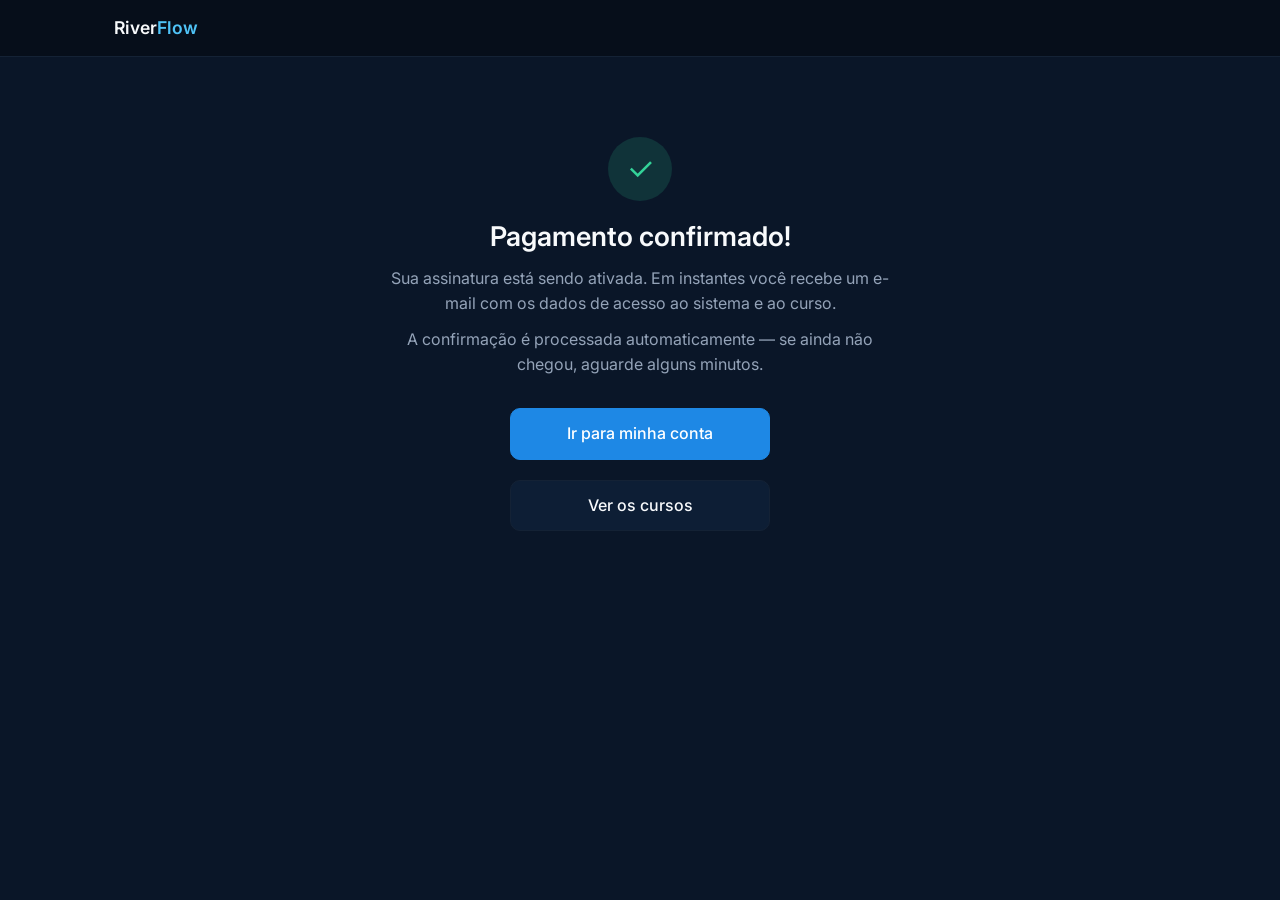
<file: saas/sucesso.html>
<!DOCTYPE html>
<html lang="pt-BR">
<head>
  <meta charset="UTF-8">
  <meta name="viewport" content="width=device-width, initial-scale=1.0">
  <meta name="robots" content="noindex, nofollow">
  <meta name="referrer" content="strict-origin-when-cross-origin">

  <link rel="preconnect" href="https://fonts.googleapis.com">
  <link rel="preconnect" href="https://fonts.gstatic.com" crossorigin>
  <link href="https://fonts.googleapis.com/css2?family=Inter:wght@300;400;500;600&family=JetBrains+Mono:wght@400;500&display=swap" rel="stylesheet">

  <link rel="stylesheet" href="../css/variables.css">
  <link rel="stylesheet" href="../css/reset.css">
  <link rel="stylesheet" href="../css/checkout.css">

  <title>Tudo certo! · RiverFlow</title>
</head>
<body class="checkout-body">

  <header class="checkout-topbar">
    <div class="checkout-topbar__inner">
      <a href="../index.html" class="checkout-brand">River<span>Flow</span></a>
    </div>
  </header>

  <main class="checkout-main">
    <div class="success-box">
      <div class="success-box__icon" aria-hidden="true">✓</div>
      <h1>Pagamento confirmado!</h1>
      <p>Sua assinatura está sendo ativada. Em instantes você recebe um e-mail com os
         dados de acesso ao sistema e ao curso.</p>
      <p>A confirmação é processada automaticamente — se ainda não chegou, aguarde
         alguns minutos.</p>
      <a class="btn btn--primary" href="../area">Ir para minha conta</a>
      <a class="btn" href="../cursos">Ver os cursos</a>
    </div>
  </main>

</body>
</html>
</file>
<file: css/variables.css>
/* RiverFlow CSS Variables */
:root {
  /* Color Palette */
  --deep-river: #0A1628;
  --card-bg: #0D1E35;
  --border: #142235;
  --flow-blue: #1E88E5;
  --current: #4FC3F7;
  --white-foam: #F8FAFC;
  --slate: #94A3B8;
  --dim: #4A5568;
  --footer-bg: #060E1A;
  --contact-bg: #F0F4F8;
  --contact-text: #1A202C;

  /* Border Radius */
  --radius-sm: 6px;
  --radius-md: 10px;
  --radius-lg: 14px;

  /* Typography */
  --font-sans: 'Inter', -apple-system, BlinkMacSystemFont, 'Segoe UI', Roboto, 'Helvetica Neue', sans-serif;
  --font-mono: 'JetBrains Mono', 'Fira Code', 'Courier New', monospace;

  /* Layout */
  --nav-height: 64px;
  --container-max-width: 1200px;
  --container-padding: 24px;

  /* Transitions */
  --transition-fast: 150ms ease-in-out;
  --transition-normal: 300ms ease-in-out;
  --transition-slow: 500ms ease-in-out;

  /* Shadows */
  --shadow-sm: 0 1px 2px rgba(0, 0, 0, 0.05);
  --shadow-md: 0 4px 6px rgba(0, 0, 0, 0.1);
  --shadow-lg: 0 10px 15px rgba(0, 0, 0, 0.15);
  --shadow-xl: 0 20px 25px rgba(0, 0, 0, 0.2);

  /* Z-Index */
  --z-dropdown: 100;
  --z-sticky: 200;
  --z-fixed: 300;
  --z-modal: 1000;
}

/* Media Query Breakpoints */
@media (max-width: 1024px) {
  :root {
    --container-padding: 20px;
  }
}

@media (max-width: 768px) {
  :root {
    --container-padding: 16px;
  }
}

@media (max-width: 480px) {
  :root {
    --container-padding: 12px;
  }
}
</file>
<file: css/layout.css>
/* RiverFlow Layout System */

.container {
  max-width: 1200px;
  margin: 0 auto;
  padding: 0 24px;
}

@media (min-width: 1024px) {
  .container {
    padding: 0 48px;
  }
}

.section {
  padding: 72px 0;
}

@media (min-width: 1024px) {
  .section {
    padding: 100px 0;
  }
}

.grid-2 {
  display: grid;
  grid-template-columns: 1fr;
  gap: 48px;
}

@media (min-width: 1024px) {
  .grid-2 {
    grid-template-columns: repeat(2, 1fr);
    gap: 80px;
  }
}

.grid-4 {
  display: grid;
  grid-template-columns: 1fr;
  gap: 48px;
}

@media (min-width: 768px) {
  .grid-4 {
    grid-template-columns: repeat(2, 1fr);
    gap: 48px;
  }
}

@media (min-width: 1024px) {
  .grid-4 {
    grid-template-columns: repeat(4, 1fr);
    gap: 80px;
  }
}

.section-label {
  font-family: var(--font-mono);
  font-size: 13px;
  color: var(--flow-blue);
  text-transform: uppercase;
  letter-spacing: 3px;
  margin-bottom: 16px;
}

.section-title {
  font-size: clamp(28px, 4vw, 40px);
  font-weight: 500;
  color: var(--white-foam);
  margin-bottom: 24px;
}
</file>
<file: css/navbar.css>
/* RiverFlow Navigation Bar */

.navbar {
  position: fixed;
  height: var(--nav-height);
  width: 100%;
  top: 0;
  z-index: 100;
  background: rgba(10, 22, 40, 0.85);
  backdrop-filter: blur(16px);
  border-bottom: 1px solid rgba(30, 136, 229, 0.12);
  display: flex;
  align-items: center;
  justify-content: space-between;
  padding: 0 24px;
  transition: transform 0.35s cubic-bezier(0.4, 0, 0.2, 1);
}

@media (min-width: 1024px) {
  .navbar {
    padding: 0 48px;
  }
}

.navbar--hidden {
  transform: translateY(-100%);
}

.navbar--scrolled {
  background: rgba(10, 22, 40, 0.95);
}

.navbar__logo {
  flex-shrink: 0;
  display: flex;
  align-items: center;
  line-height: 0;
}

.navbar__links {
  display: none;
  gap: 32px;
  align-items: center;
}

@media (min-width: 1024px) {
  .navbar__links {
    display: flex;
  }
}

.navbar__link {
  font-size: 13px;
  color: var(--slate);
  transition: color 0.2s ease;
  text-decoration: none;
}

.navbar__link:hover {
  color: var(--white-foam);
}

.navbar__cta {
  display: none;
  padding: 8px 20px;
  background: var(--flow-blue);
  color: white;
  border-radius: var(--radius-sm);
  font-size: 13px;
  font-weight: 500;
  border: none;
  cursor: pointer;
  transition: all 0.2s ease;
  text-decoration: none;
}

@media (min-width: 1024px) {
  .navbar__cta {
    display: inline-block;
  }
}

.navbar__cta:hover {
  box-shadow: 0 4px 12px rgba(30, 136, 229, 0.3);
  transform: translateY(-1px);
}

.hamburger {
  width: 24px;
  height: 24px;
  display: flex;
  flex-direction: column;
  justify-content: space-between;
  background: none;
  border: none;
  cursor: pointer;
  padding: 0;
  transition: all 0.3s ease;
}

@media (min-width: 1024px) {
  .hamburger {
    display: none;
  }
}

.hamburger span {
  width: 100%;
  height: 2px;
  background: var(--white-foam);
  border-radius: 1px;
  transition: all 0.3s ease;
  transform-origin: center;
}

.hamburger--active span:nth-child(1) {
  transform: rotate(45deg) translate(8px, 8px);
}

.hamburger--active span:nth-child(2) {
  opacity: 0;
}

.hamburger--active span:nth-child(3) {
  transform: rotate(-45deg) translate(7px, -7px);
}

.nav-drawer {
  position: fixed;
  right: -100%;
  top: 0;
  width: 280px;
  height: 100vh;
  background: var(--deep-river);
  z-index: 101;
  transition: right 0.3s ease;
  padding: 80px 32px;
  overflow-y: auto;
}

.nav-drawer--open,
.drawer--open {
  right: 0;
}

.nav-drawer__link {
  display: block;
  font-size: 15px;
  color: var(--slate);
  margin-bottom: 24px;
  text-decoration: none;
  transition: color 0.2s ease;
}

.nav-drawer__link:hover {
  color: var(--white-foam);
}

.nav-drawer__cta {
  display: block;
  width: 100%;
  padding: 12px 20px;
  background: var(--flow-blue);
  color: white;
  border-radius: var(--radius-sm);
  font-size: 13px;
  font-weight: 500;
  border: none;
  cursor: pointer;
  transition: all 0.2s ease;
  margin-top: 24px;
  text-align: center;
  text-decoration: none;
}

.nav-drawer__cta:hover {
  box-shadow: 0 4px 12px rgba(30, 136, 229, 0.3);
}

.nav-overlay {
  position: fixed;
  inset: 0;
  background: rgba(0, 0, 0, 0.5);
  opacity: 0;
  pointer-events: none;
  z-index: 100;
  transition: opacity 0.3s ease;
}

.nav-overlay--visible {
  opacity: 1;
  pointer-events: auto;
}

body.no-scroll {
  overflow: hidden;
}
</file>
<file: css/footer.css>
/* RiverFlow Footer */

.footer {
  background: var(--footer-bg);
  border-top: 1px solid var(--border);
  padding: 60px 0 24px;
}

.footer__grid {
  display: grid;
  grid-template-columns: 1fr;
  gap: 40px;
  margin-bottom: 40px;
}

@media (min-width: 1024px) {
  .footer__grid {
    grid-template-columns: repeat(3, 1fr);
    gap: 80px;
  }
}

.footer__brand {
  display: flex;
  flex-direction: column;
}

.footer__logo {
  margin-bottom: 4px;
  line-height: 0;
}

.footer__tagline {
  font-size: 13px;
  color: var(--dim);
  margin-top: 8px;
  margin-bottom: 16px;
}

.footer__social {
  display: flex;
  gap: 8px;
}

.social-btn {
  width: 34px;
  height: 34px;
  border: 1px solid var(--border);
  border-radius: var(--radius-sm);
  display: flex;
  align-items: center;
  justify-content: center;
  color: var(--dim);
  background: transparent;
  cursor: pointer;
  transition: all 0.2s ease;
  padding: 0;
}

.social-btn:hover {
  border-color: var(--flow-blue);
  color: var(--flow-blue);
}

.footer__section {
  display: flex;
  flex-direction: column;
}

.footer__nav-title {
  font-size: 13px;
  font-weight: 500;
  color: var(--white-foam);
  margin-bottom: 16px;
  text-transform: uppercase;
  letter-spacing: 2px;
}

.footer__link {
  display: block;
  font-size: 14px;
  color: var(--dim);
  margin-bottom: 10px;
  text-decoration: none;
  transition: color 0.2s ease;
  overflow-wrap: anywhere;
}

.footer__link:hover {
  color: var(--white-foam);
}

.footer__link--wa {
  display: inline-flex;
  align-items: center;
  gap: 7px;
}

.footer__link--wa svg {
  flex-shrink: 0;
}

.footer__bar {
  margin-top: 40px;
  padding-top: 24px;
  border-top: 1px solid var(--border);
  text-align: center;
}

.footer__copyright {
  font-size: 12px;
  color: var(--dim);
}

.footer__copyright span {
  color: var(--flow-blue);
}
</file>
<file: css/animations.css>
/* RiverFlow Animations & Scroll Reveal */

/* --- Scroll Reveal --- */
.reveal {
  opacity: 0;
  transform: translateY(24px);
  transition: opacity 0.7s ease, transform 0.7s ease;
}

.reveal--visible {
  opacity: 1;
  transform: translateY(0);
}

.reveal-delay-1 { transition-delay: 0.1s; }
.reveal-delay-2 { transition-delay: 0.2s; }
.reveal-delay-3 { transition-delay: 0.3s; }
.reveal-delay-4 { transition-delay: 0.4s; }

/* --- Keyframes --- */

/* Float: hero code block */
@keyframes float {
  0%, 100% {
    transform: translateY(0);
  }
  50% {
    transform: translateY(-12px);
  }
}

/* Pulse: badge dot */
@keyframes pulse {
  0%, 100% {
    opacity: 1;
    transform: scale(1);
  }
  50% {
    opacity: 0.5;
    transform: scale(1.5);
  }
}

/* Fade In */
@keyframes fadeIn {
  from { opacity: 0; }
  to { opacity: 1; }
}

/* Page entrance */
main {
  animation: fadeIn 0.4s ease-out;
}

/* --- Focus Visible (accessibility) --- */
:focus-visible {
  outline: 2px solid var(--flow-blue);
  outline-offset: 2px;
}

button:focus-visible {
  box-shadow: 0 0 0 3px rgba(30, 136, 229, 0.25);
}

input:focus-visible,
textarea:focus-visible {
  box-shadow: 0 0 0 3px rgba(30, 136, 229, 0.1);
}

/* --- Reduced Motion (accessibility) --- */
@media (prefers-reduced-motion: reduce) {
  .reveal {
    opacity: 1;
    transform: none;
    transition: none;
  }

  *,
  *::before,
  *::after {
    animation-duration: 0.01ms !important;
    animation-iteration-count: 1 !important;
    transition-duration: 0.01ms !important;
  }

  html {
    scroll-behavior: auto;
  }
}
</file>
<file: saas/saas-page.css>
/* RiverFlow — SaaS Product Pages (shared) */

/* ── Back to Home Link ───────────────────────────── */
.product-breadcrumb {
  padding: 16px 0;
  border-bottom: 1px solid var(--border);
  background: rgba(10, 22, 40, 0.95);
  backdrop-filter: blur(12px);
  -webkit-backdrop-filter: blur(12px);
}

.product-breadcrumb a {
  display: inline-flex;
  align-items: center;
  gap: 6px;
  font-family: var(--font-mono);
  font-size: 12px;
  color: var(--slate);
  text-decoration: none;
  letter-spacing: 0.5px;
  transition: color 0.2s ease;
}

.product-breadcrumb a:hover {
  color: var(--white-foam);
}

.product-breadcrumb a svg {
  transition: transform 0.2s ease;
}

.product-breadcrumb a:hover svg {
  transform: translateX(-3px);
}

/* ── Product Hero ─────────────────────────────────── */
.product-hero {
  min-height: calc(100vh - var(--nav-height));
  display: flex;
  align-items: center;
  background: var(--deep-river);
  position: relative;
  overflow: hidden;
  padding: 80px 0 100px;
}

.product-hero::before {
  content: '';
  position: absolute;
  top: -100px;
  left: 50%;
  transform: translateX(-50%);
  width: 1200px;
  height: 700px;
  background: radial-gradient(
    ellipse 1200px 700px at 50% 20%,
    rgba(30, 136, 229, 0.07) 0%,
    transparent 65%
  );
  pointer-events: none;
}

/* Grid dots decoration */
.product-hero::after {
  content: '';
  position: absolute;
  inset: 0;
  background-image:
    radial-gradient(circle, rgba(30, 136, 229, 0.06) 1px, transparent 1px);
  background-size: 40px 40px;
  mask-image: radial-gradient(ellipse 80% 60% at 50% 50%, black 20%, transparent 80%);
  -webkit-mask-image: radial-gradient(ellipse 80% 60% at 50% 50%, black 20%, transparent 80%);
  pointer-events: none;
}

.product-hero__inner {
  position: relative;
  z-index: 1;
  max-width: 820px;
}

.product-badge {
  display: inline-flex;
  align-items: center;
  gap: 8px;
  padding: 6px 14px;
  background: rgba(79, 195, 247, 0.06);
  border: 1px solid rgba(79, 195, 247, 0.18);
  border-radius: 24px;
  font-family: var(--font-mono);
  font-size: 11px;
  color: var(--current);
  letter-spacing: 2px;
  text-transform: uppercase;
  margin-bottom: 28px;
}

.product-badge__dot {
  width: 5px;
  height: 5px;
  border-radius: 50%;
  background: var(--current);
  animation: pulse 2.4s ease-in-out infinite;
  flex-shrink: 0;
}

.product-hero__headline {
  font-size: clamp(38px, 5.5vw, 66px);
  font-weight: 500;
  color: var(--white-foam);
  line-height: 1.12;
  letter-spacing: -0.025em;
  margin-bottom: 22px;
}

.product-hero__headline span {
  color: var(--current);
}

.product-hero__tagline {
  font-size: clamp(16px, 2vw, 20px);
  color: var(--slate);
  line-height: 1.65;
  max-width: 580px;
  margin-bottom: 44px;
}

.product-hero__actions {
  display: flex;
  gap: 12px;
  flex-wrap: wrap;
  align-items: center;
}

.product-hero__note {
  margin-top: 16px;
  font-family: var(--font-mono);
  font-size: 11px;
  color: var(--dim);
  letter-spacing: 0.5px;
}

/* ── Buttons ──────────────────────────────────────── */
.btn-primary-lg {
  display: inline-flex;
  align-items: center;
  gap: 8px;
  padding: 14px 28px;
  background: var(--flow-blue);
  color: #fff;
  border: none;
  border-radius: var(--radius-md);
  font-size: 15px;
  font-weight: 500;
  cursor: pointer;
  text-decoration: none;
  transition: background 0.2s ease, transform 0.2s ease, box-shadow 0.2s ease;
  line-height: 1;
}

.btn-primary-lg:hover {
  background: #1976D2;
  transform: translateY(-2px);
  box-shadow: 0 10px 30px rgba(30, 136, 229, 0.4);
}

.btn-primary-lg svg {
  transition: transform 0.2s ease;
}

.btn-primary-lg:hover svg {
  transform: translateX(3px);
}

.btn-secondary-lg {
  display: inline-flex;
  align-items: center;
  gap: 8px;
  padding: 14px 28px;
  background: transparent;
  color: var(--white-foam);
  border: 1px solid var(--border);
  border-radius: var(--radius-md);
  font-size: 15px;
  font-weight: 400;
  cursor: pointer;
  text-decoration: none;
  transition: border-color 0.2s ease, color 0.2s ease;
  line-height: 1;
}

.btn-secondary-lg:hover {
  border-color: rgba(30, 136, 229, 0.5);
  color: var(--flow-blue);
}

/* ── Features Section ─────────────────────────────── */
.features-section {
  background: var(--deep-river);
  border-top: 1px solid var(--border);
}

.features-header {
  margin-bottom: 48px;
}

.features-grid {
  display: grid;
  grid-template-columns: 1fr;
  gap: 1px;
  background: var(--border);
  border: 1px solid var(--border);
  border-radius: var(--radius-lg);
  overflow: hidden;
}

@media (min-width: 600px) {
  .features-grid {
    grid-template-columns: repeat(2, 1fr);
  }
}

@media (min-width: 1024px) {
  .features-grid {
    grid-template-columns: repeat(3, 1fr);
  }
}

.feature-item {
  padding: 32px 28px;
  background: var(--card-bg);
  position: relative;
  transition: background 0.25s ease;
}

.feature-item:hover {
  background: rgba(13, 30, 53, 0.95);
}

.feature-item::before {
  content: '';
  position: absolute;
  top: 0;
  left: 0;
  right: 0;
  height: 2px;
  background: transparent;
  transition: background 0.25s ease;
}

.feature-item:hover::before {
  background: linear-gradient(90deg, var(--flow-blue), transparent);
}

.feature-icon {
  display: flex;
  align-items: center;
  justify-content: center;
  width: 40px;
  height: 40px;
  border-radius: var(--radius-sm);
  background: rgba(30, 136, 229, 0.08);
  border: 1px solid rgba(30, 136, 229, 0.12);
  color: var(--current);
  margin-bottom: 16px;
  flex-shrink: 0;
}

.feature-item__title {
  font-size: 14px;
  font-weight: 500;
  color: var(--white-foam);
  margin-bottom: 8px;
  line-height: 1.3;
}

.feature-item__desc {
  font-size: 13px;
  color: var(--slate);
  line-height: 1.65;
}

/* ── Para Quem Section ────────────────────────────── */
.for-whom {
  background: var(--card-bg);
  border-top: 1px solid var(--border);
  border-bottom: 1px solid var(--border);
}

.for-whom__inner {
  display: grid;
  grid-template-columns: 1fr;
  gap: 48px;
}

@media (min-width: 1024px) {
  .for-whom__inner {
    grid-template-columns: 1fr 1fr;
    gap: 96px;
    align-items: center;
  }
}

.for-whom__label {
  font-family: var(--font-mono);
  font-size: 11px;
  color: var(--flow-blue);
  text-transform: uppercase;
  letter-spacing: 3px;
  margin-bottom: 20px;
}

.for-whom__title {
  font-size: clamp(24px, 3.5vw, 36px);
  font-weight: 500;
  color: var(--white-foam);
  line-height: 1.25;
  margin-bottom: 20px;
}

.for-whom__text {
  font-size: 15px;
  color: var(--slate);
  line-height: 1.75;
  margin-bottom: 0;
}

.pain-points {
  display: flex;
  flex-direction: column;
  gap: 0;
  border: 1px solid var(--border);
  border-radius: var(--radius-lg);
  overflow: hidden;
}

.pain-point {
  display: flex;
  align-items: flex-start;
  gap: 14px;
  padding: 18px 22px;
  background: rgba(10, 22, 40, 0.6);
  border-bottom: 1px solid var(--border);
  transition: background 0.2s ease;
}

.pain-point:last-child {
  border-bottom: none;
}

.pain-point:hover {
  background: rgba(30, 136, 229, 0.04);
}

.pain-point__icon {
  width: 6px;
  height: 6px;
  min-width: 6px;
  border-radius: 50%;
  background: var(--flow-blue);
  margin-top: 7px;
  flex-shrink: 0;
}

.pain-point__text {
  font-size: 14px;
  color: var(--slate);
  line-height: 1.5;
}

.pain-point__text strong {
  color: var(--white-foam);
  font-weight: 500;
}

/* ── CTA Final ────────────────────────────────────── */
.cta-final {
  background: var(--deep-river);
  text-align: center;
  position: relative;
  overflow: hidden;
}

.cta-final::before {
  content: '';
  position: absolute;
  bottom: -100px;
  left: 50%;
  transform: translateX(-50%);
  width: 900px;
  height: 600px;
  background: radial-gradient(
    ellipse 900px 600px at 50% 100%,
    rgba(30, 136, 229, 0.08) 0%,
    transparent 60%
  );
  pointer-events: none;
}

.cta-final__inner {
  position: relative;
  z-index: 1;
  max-width: 640px;
  margin: 0 auto;
}

.cta-final__eyebrow {
  font-family: var(--font-mono);
  font-size: 11px;
  color: var(--current);
  text-transform: uppercase;
  letter-spacing: 3px;
  margin-bottom: 22px;
  display: inline-block;
}

.cta-final__title {
  font-size: clamp(30px, 4.5vw, 52px);
  font-weight: 500;
  color: var(--white-foam);
  line-height: 1.15;
  letter-spacing: -0.02em;
  margin-bottom: 20px;
}

.cta-final__sub {
  font-size: 16px;
  color: var(--slate);
  line-height: 1.65;
  margin-bottom: 40px;
}

.cta-final__disclaimer {
  margin-top: 18px;
  font-family: var(--font-mono);
  font-size: 11px;
  color: var(--dim);
  letter-spacing: 0.3px;
  line-height: 1.6;
}

/* ── Stats Bar ────────────────────────────────────── */
.stats-bar {
  background: var(--card-bg);
  border-top: 1px solid var(--border);
  border-bottom: 1px solid var(--border);
  padding: 40px 0;
}

.stats-inner {
  display: grid;
  grid-template-columns: repeat(2, 1fr);
  gap: 24px;
}

@media (min-width: 768px) {
  .stats-inner {
    grid-template-columns: repeat(4, 1fr);
  }
}

.stat-item {
  text-align: center;
  padding: 20px;
  border-right: 1px solid var(--border);
}

.stat-item:last-child {
  border-right: none;
}

@media (max-width: 767px) {
  .stat-item:nth-child(2n) {
    border-right: none;
  }
}

.stat-item__value {
  font-size: clamp(28px, 3.5vw, 40px);
  font-weight: 500;
  color: var(--white-foam);
  font-family: var(--font-mono);
  line-height: 1;
  margin-bottom: 6px;
}

.stat-item__value span {
  color: var(--flow-blue);
}

.stat-item__label {
  font-size: 12px;
  color: var(--slate);
  text-transform: uppercase;
  letter-spacing: 1.5px;
  font-family: var(--font-mono);
}

/* ── Section divider line ─────────────────────────── */
.section-line {
  display: block;
  width: 40px;
  height: 2px;
  background: var(--flow-blue);
  margin-bottom: 28px;
  border-radius: 2px;
}

/* ── Como funciona (telas do sistema) ─────────────── */
.screens-section {
  background: var(--deep-river);
}

.screen-row {
  display: grid;
  grid-template-columns: 1fr;
  gap: 28px;
  align-items: center;
  margin-top: 56px;
}

.screen-row:first-of-type {
  margin-top: 40px;
}

@media (min-width: 860px) {
  .screen-row {
    grid-template-columns: 1.1fr 0.9fr;
    gap: 48px;
  }
  .screen-row--reverse .screen-figure { order: 2; }
  .screen-row--reverse .screen-content { order: 1; }
}

.screen-figure {
  border: 1px solid var(--border);
  border-radius: var(--radius-lg);
  overflow: hidden;
  background: var(--card-bg);
  box-shadow: var(--shadow-lg);
}

.screen-figure img {
  display: block;
  width: 100%;
  height: auto;
}

.screen-content__num {
  display: inline-block;
  font-family: var(--font-mono);
  font-size: 12px;
  letter-spacing: 1.5px;
  text-transform: uppercase;
  color: var(--flow-blue);
  margin-bottom: 12px;
}

.screen-content h3 {
  font-size: clamp(20px, 2.4vw, 26px);
  font-weight: 600;
  color: var(--white-foam);
  margin-bottom: 12px;
  line-height: 1.25;
}

.screen-content p {
  font-size: 15px;
  line-height: 1.7;
  color: var(--slate);
}

/* ── Planos (resumo) ──────────────────────────────── */
.plans-summary__card {
  display: grid;
  grid-template-columns: 1fr;
  gap: 28px;
  align-items: center;
  background: var(--card-bg);
  border: 1px solid var(--border);
  border-radius: var(--radius-lg);
  padding: 40px;
}

@media (min-width: 860px) {
  .plans-summary__card {
    grid-template-columns: 1.4fr 0.6fr;
    gap: 48px;
  }
}

.plans-summary__title {
  font-size: clamp(22px, 2.6vw, 30px);
  font-weight: 600;
  color: var(--white-foam);
  line-height: 1.25;
  margin: 8px 0 14px;
}

.plans-summary__text {
  font-size: 15px;
  line-height: 1.7;
  color: var(--slate);
}

.plans-summary__actions {
  display: flex;
  flex-direction: column;
  gap: 12px;
}

.plans-summary__actions .btn-primary-lg,
.plans-summary__actions .btn-secondary-lg {
  justify-content: center;
  text-align: center;
}
</file>
<file: css/checkout.css>
/* ============================================================
   RiverFlow — Checkout (P7): licença anual + planos mensais
   Cobre saas/checkout.html, saas/planos.html, saas/sucesso.html.
   ============================================================ */

.checkout-body {
  background: var(--deep-river);
  color: var(--white-foam);
  font-family: var(--font-sans);
  min-height: 100vh;
}

/* ─── Topbar ─────────────────────────────────────────────── */
.checkout-topbar {
  background: var(--footer-bg);
  border-bottom: 1px solid var(--border);
}
.checkout-topbar__inner {
  max-width: 1100px;
  margin: 0 auto;
  padding: 0 var(--container-padding);
  height: 56px;
  display: flex;
  align-items: center;
  justify-content: space-between;
}
.checkout-brand { font-weight: 600; font-size: 1.1rem; color: var(--white-foam); text-decoration: none; }
.checkout-brand span { color: var(--current); }
.checkout-topbar__nav { display: flex; gap: 18px; align-items: center; }
.checkout-topbar__nav a,
.checkout-link-btn {
  color: var(--slate); text-decoration: none; font: inherit; font-size: 0.9rem;
  background: none; border: none; cursor: pointer; padding: 0;
  transition: color var(--transition-fast);
}
.checkout-topbar__nav a:hover, .checkout-link-btn:hover { color: var(--white-foam); }

/* ─── Layout ─────────────────────────────────────────────── */
.checkout-main {
  max-width: 1100px;
  margin: 0 auto;
  padding: 40px var(--container-padding) 80px;
}
.checkout-state { color: var(--slate); text-align: center; padding: 48px 0; }
.checkout-state--error { color: #FCA5A5; }

.checkout-head { text-align: center; margin-bottom: 36px; }
.checkout-head__eyebrow {
  color: var(--current); font-family: var(--font-mono); font-size: 0.8rem;
  text-transform: uppercase; letter-spacing: 0.08em;
}
.checkout-head h1 { font-size: clamp(1.6rem, 4vw, 2.2rem); font-weight: 600; margin: 8px 0; }
.checkout-head p { color: var(--slate); max-width: 620px; margin: 0 auto; line-height: 1.6; }

/* ─── Card da licença ─────────────────────────────────────── */
.license-card {
  max-width: 560px;
  margin: 0 auto;
  background: var(--card-bg);
  border: 1px solid var(--border);
  border-radius: var(--radius-lg);
  padding: 28px;
}
.license-card__top { display: flex; align-items: center; justify-content: space-between; gap: 12px; }
.license-card__name { font-size: 1.3rem; font-weight: 600; }
.promo-badge {
  background: linear-gradient(90deg, var(--flow-blue), var(--current));
  color: #fff; font-weight: 600; font-size: 0.8rem;
  padding: 4px 10px; border-radius: 999px;
}
.license-card__price { margin: 18px 0; }
.license-card__price-old { color: var(--dim); text-decoration: line-through; font-size: 1rem; }
.license-card__price-now { font-size: 2.2rem; font-weight: 700; color: var(--white-foam); }
.license-card__price-now small { font-size: 0.95rem; color: var(--slate); font-weight: 400; }
.license-card__price-note { color: var(--slate); font-size: 0.85rem; margin-top: 4px; }

.license-card__benefits { list-style: none; display: grid; gap: 10px; margin: 20px 0; }
.license-card__benefits li {
  display: flex; gap: 10px; align-items: flex-start; color: var(--slate); line-height: 1.5;
}
.license-card__benefits li::before { content: "✓"; color: #34D399; font-weight: 700; }

/* ─── Seletor de modo de pagamento ───────────────────────── */
.pay-modes { display: grid; gap: 12px; margin: 20px 0; }
.pay-mode {
  display: flex; align-items: center; gap: 12px;
  border: 1px solid var(--border); border-radius: var(--radius-md);
  padding: 14px 16px; cursor: pointer; transition: border-color var(--transition-fast);
}
.pay-mode:hover { border-color: var(--current); }
.pay-mode.is-selected { border-color: var(--current); background: rgba(30, 136, 229, 0.08); }
.pay-mode input { accent-color: var(--flow-blue); width: 18px; height: 18px; }
.pay-mode__body { flex: 1; }
.pay-mode__title { font-weight: 600; }
.pay-mode__desc { color: var(--slate); font-size: 0.85rem; }

/* ─── Planos mensais ─────────────────────────────────────── */
.plans-grid {
  display: grid;
  grid-template-columns: repeat(auto-fit, minmax(240px, 1fr));
  gap: 20px;
  max-width: 880px;
  margin: 0 auto;
}
.plan-card {
  background: var(--card-bg);
  border: 1px solid var(--border);
  border-radius: var(--radius-lg);
  padding: 26px 22px;
  display: flex;
  flex-direction: column;
  gap: 14px;
}
.plan-card__name { font-size: 1.25rem; font-weight: 600; }
.plan-card__resumo { color: var(--slate); font-size: 0.9rem; min-height: 2.4em; }
.plan-card__price { font-size: 1.9rem; font-weight: 700; }
.plan-card__price small { font-size: 0.9rem; color: var(--slate); font-weight: 400; }
.plan-card__range { color: var(--dim); font-size: 0.82rem; font-family: var(--font-mono); }
.plan-card__trial { color: #34D399; font-size: 0.85rem; }
.plan-card .btn { margin-top: auto; }

/* ─── Botões ─────────────────────────────────────────────── */
.btn {
  display: inline-flex; align-items: center; justify-content: center; gap: 8px;
  border: 1px solid var(--border); background: var(--card-bg); color: var(--white-foam);
  font: inherit; font-weight: 500; padding: 12px 18px; border-radius: var(--radius-md);
  cursor: pointer; transition: all var(--transition-fast); width: 100%;
}
.btn:hover { border-color: var(--current); }
.btn:disabled { opacity: 0.55; cursor: default; }
.btn--primary { background: var(--flow-blue); border-color: var(--flow-blue); color: #fff; }
.btn--primary:hover { background: var(--current); border-color: var(--current); }

.checkout-feedback { color: #FCA5A5; font-size: 0.88rem; margin-top: 12px; text-align: center; min-height: 1.2em; }
.checkout-secure { color: var(--dim); font-size: 0.8rem; text-align: center; margin-top: 16px; }

/* ─── Sucesso ────────────────────────────────────────────── */
.success-box { max-width: 520px; margin: 40px auto 0; text-align: center; }
.success-box__icon {
  width: 64px; height: 64px; border-radius: 50%; margin: 0 auto 20px;
  background: rgba(52, 211, 153, 0.15); color: #34D399;
  display: flex; align-items: center; justify-content: center; font-size: 32px;
}
.success-box h1 { font-size: 1.7rem; font-weight: 600; margin-bottom: 12px; }
.success-box p { color: var(--slate); line-height: 1.6; margin-bottom: 10px; }
.success-box .btn { max-width: 260px; margin: 20px auto 0; }

@media (max-width: 560px) {
  .license-card { padding: 22px; }
}
</file>
